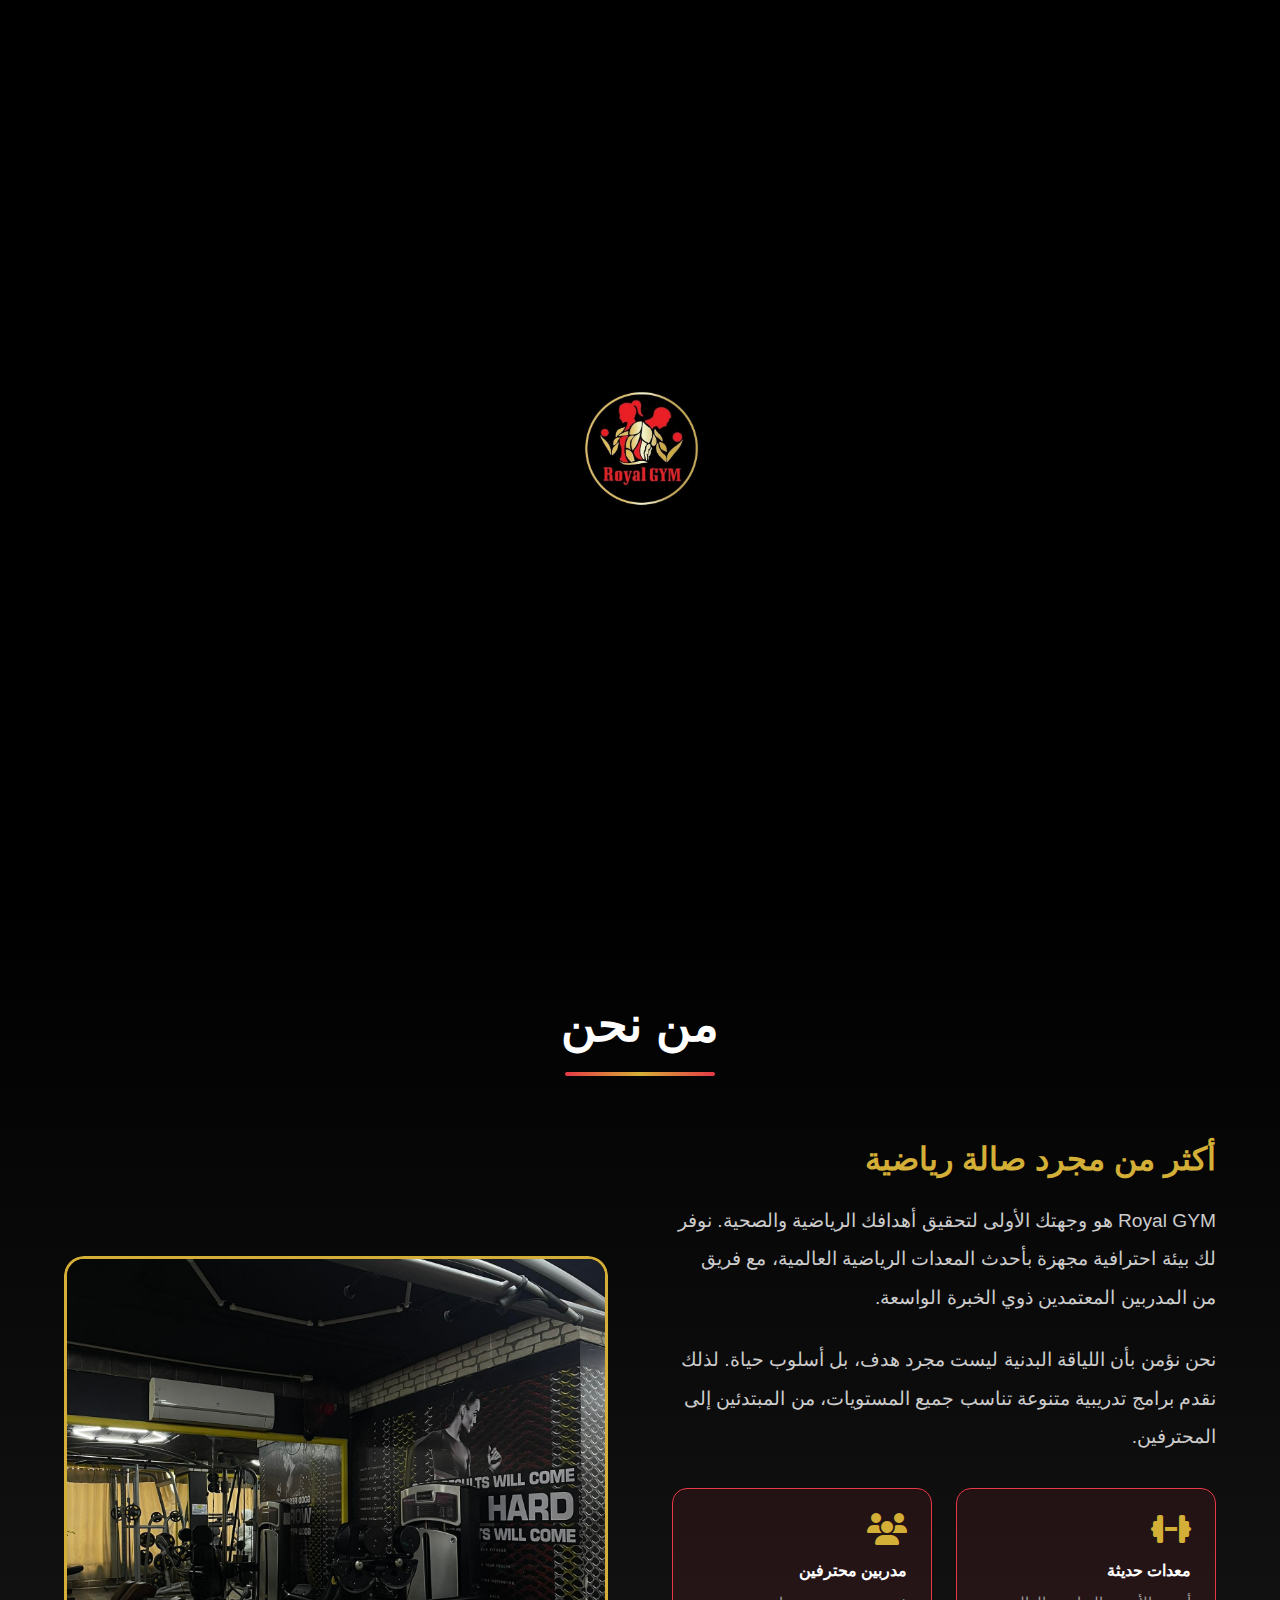
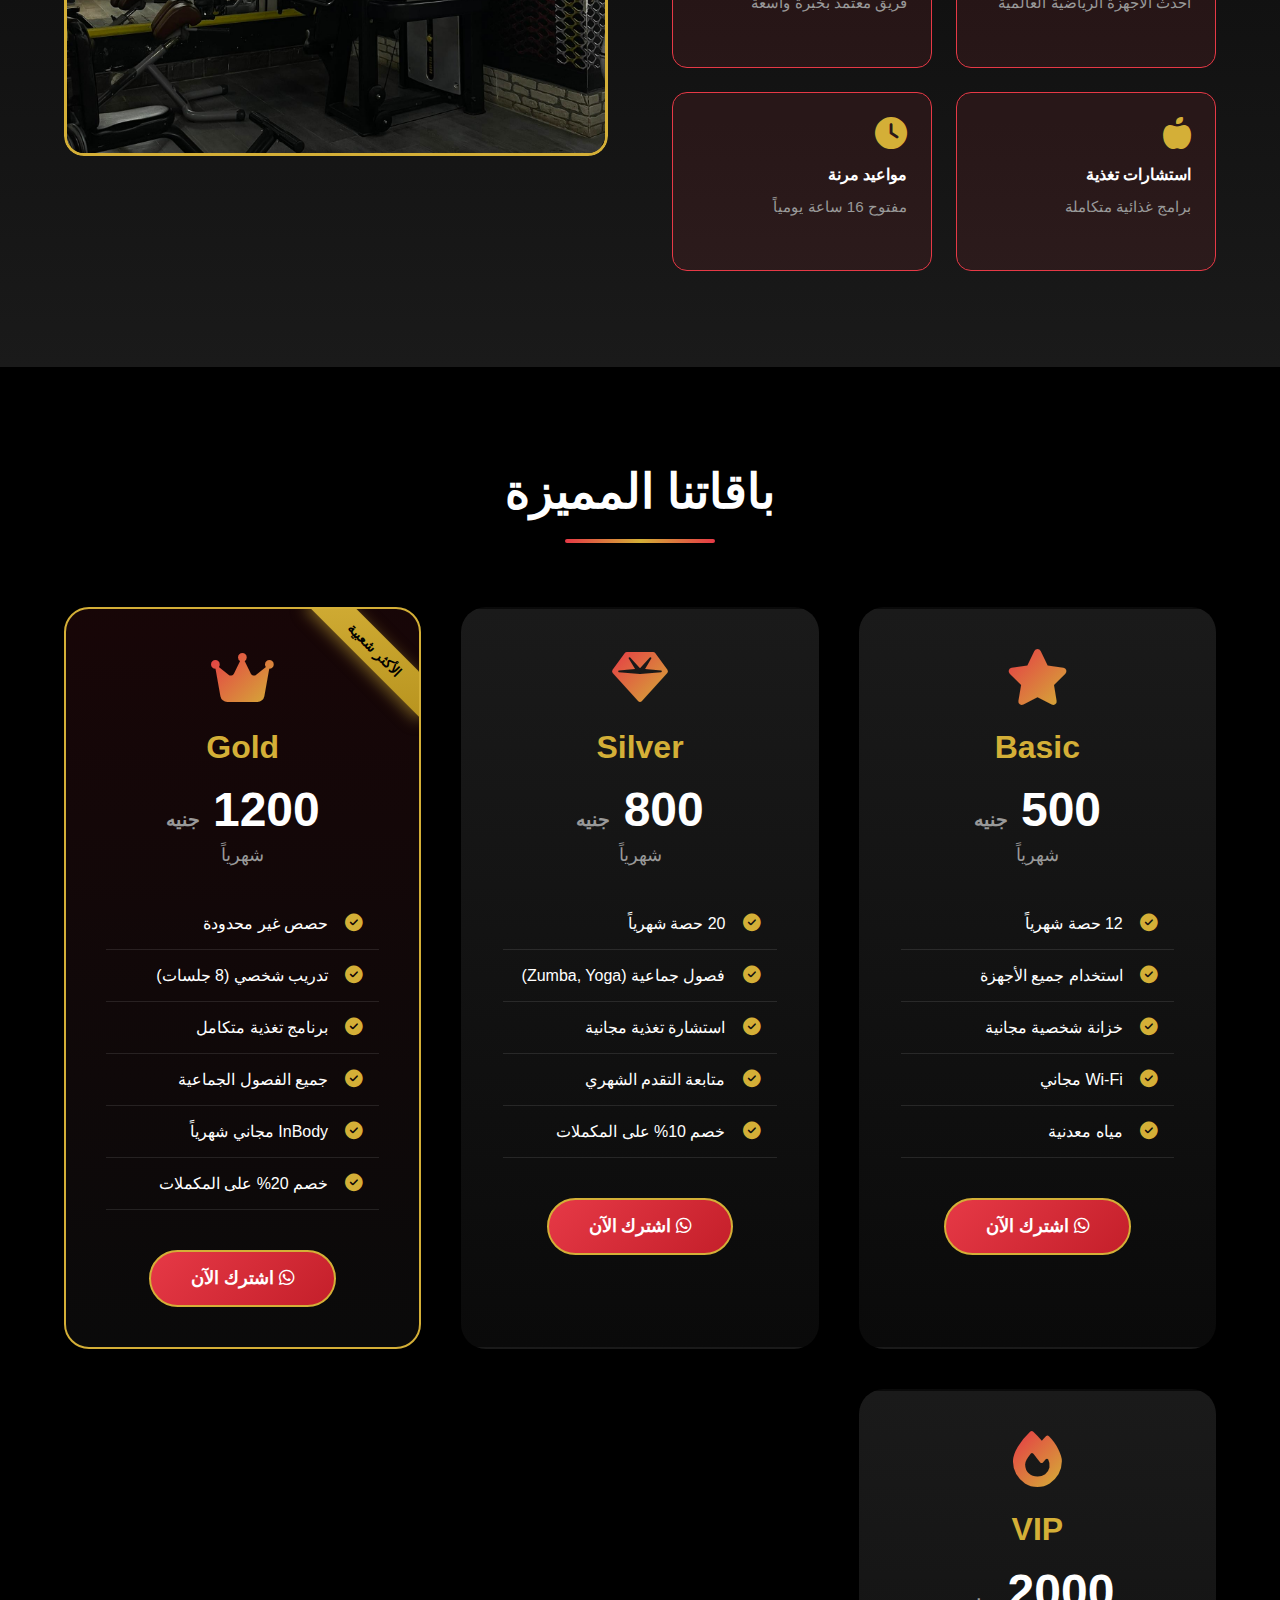
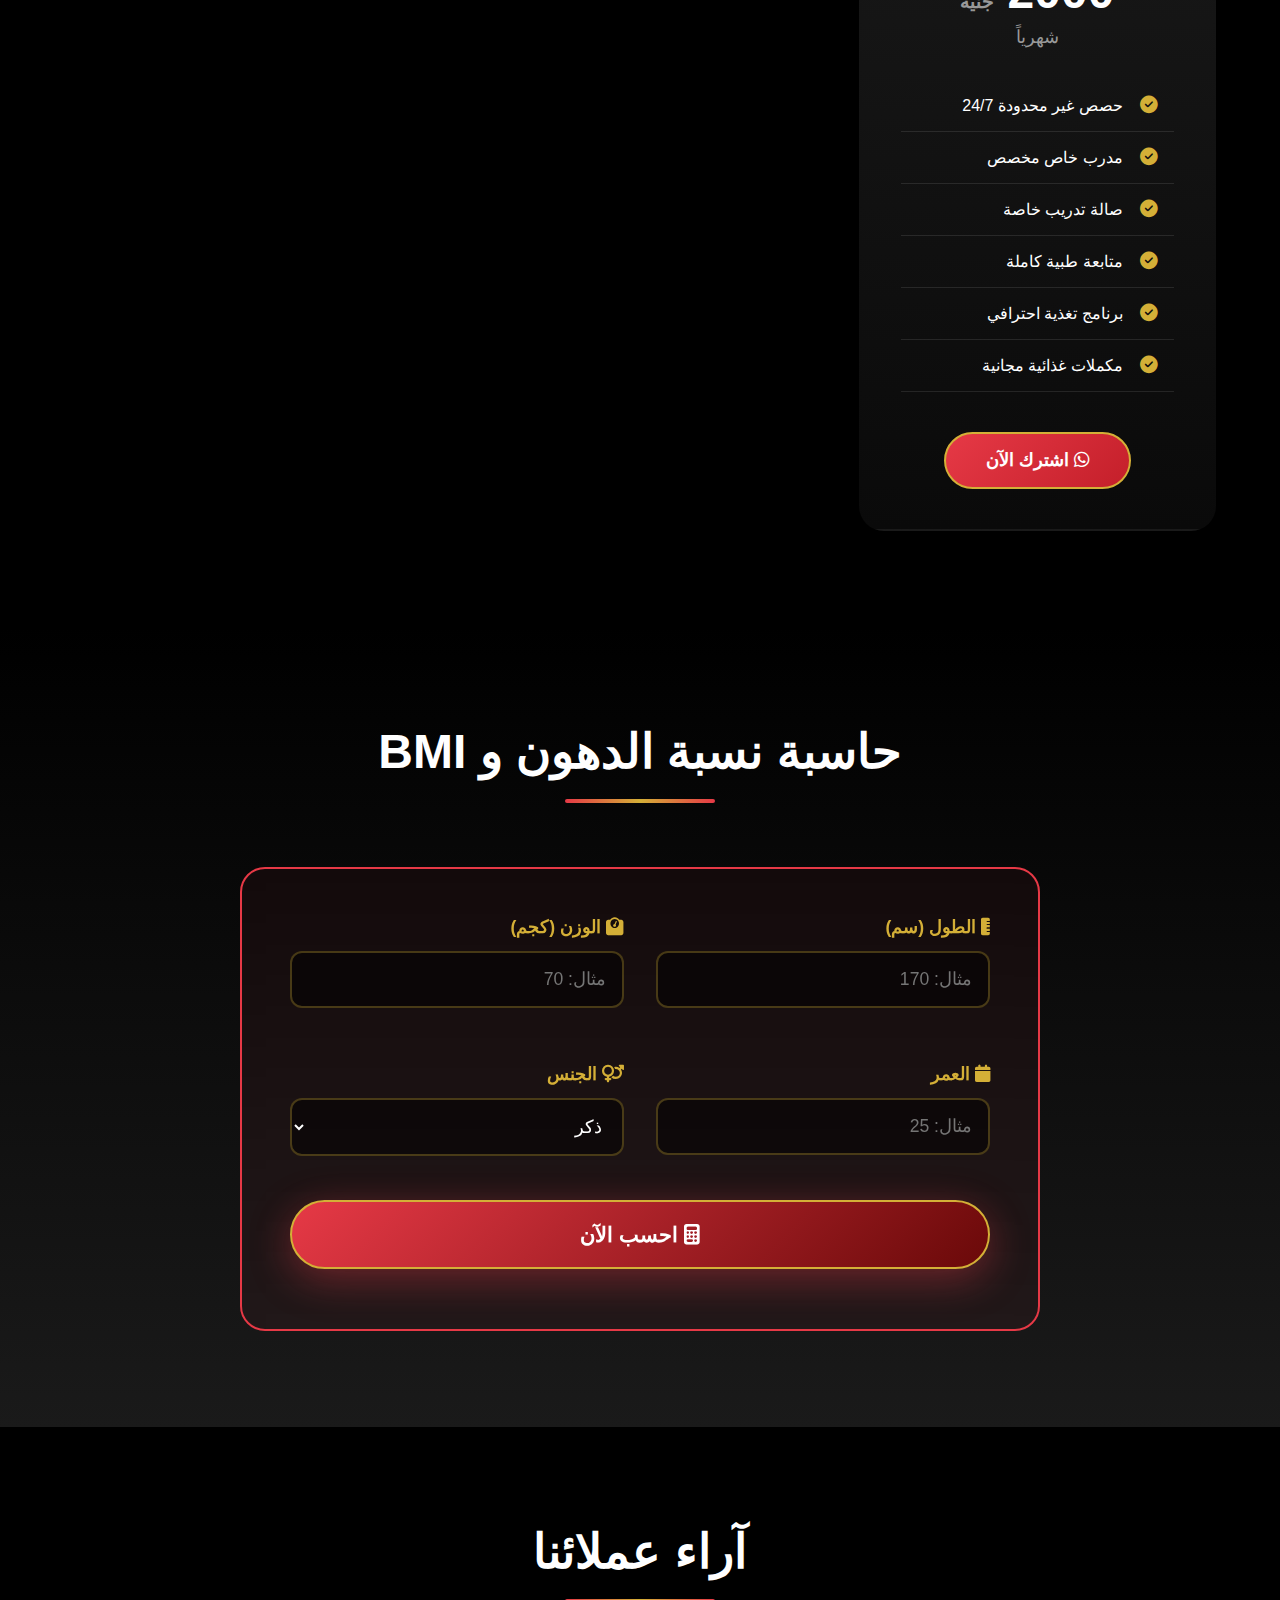
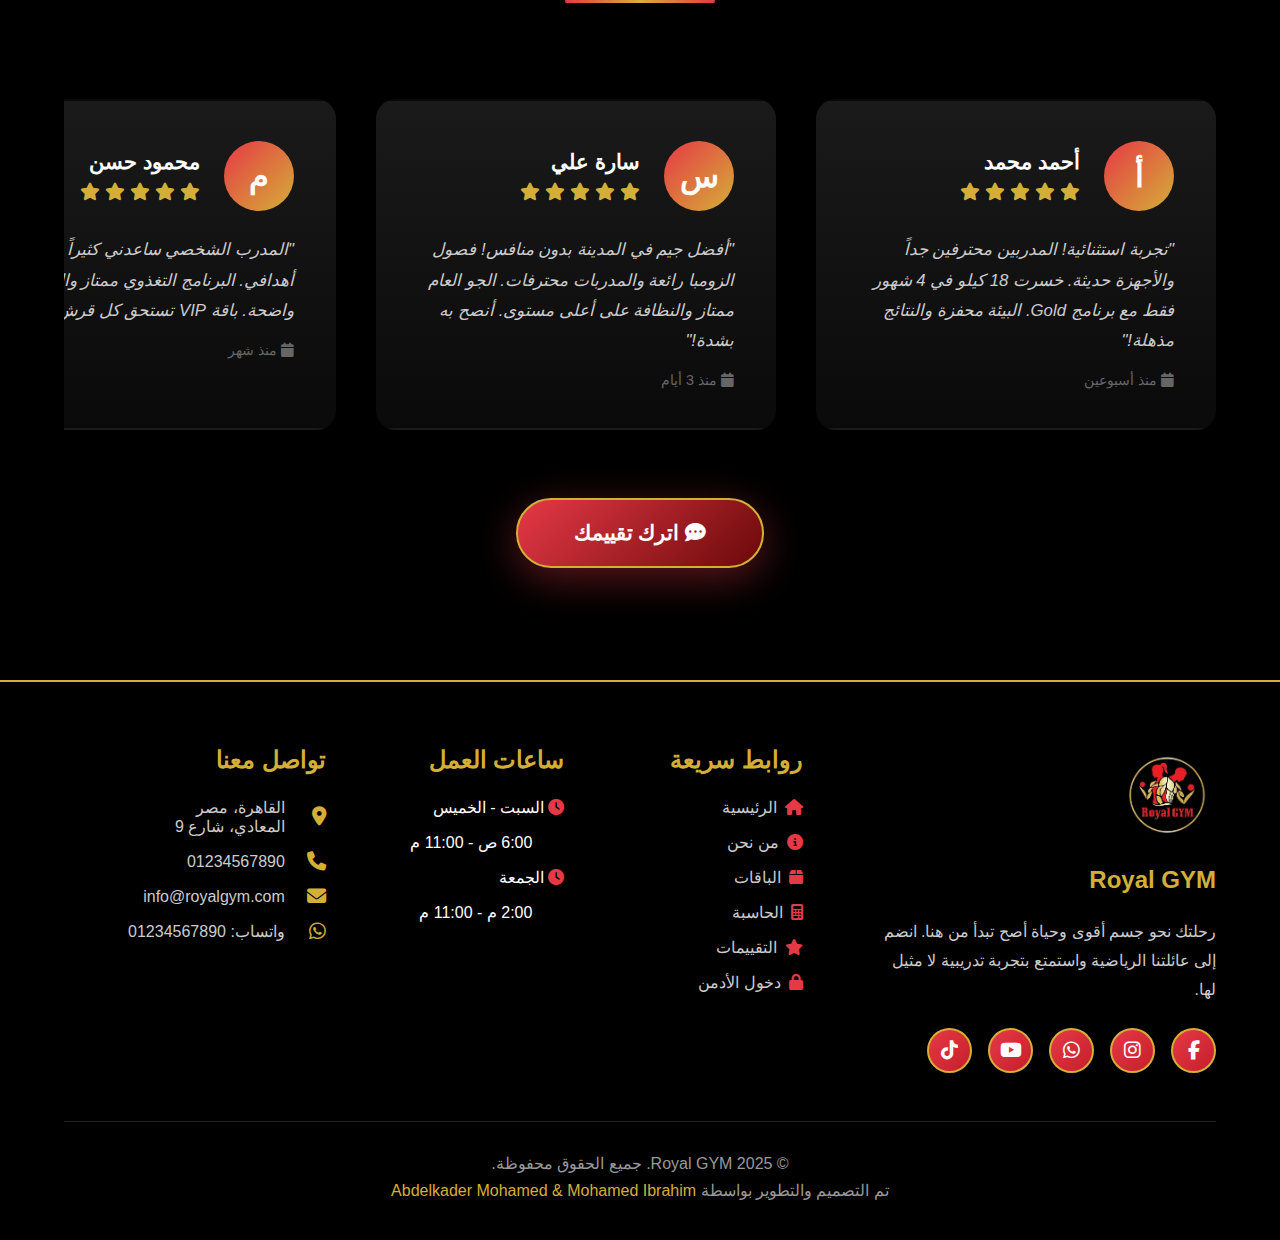
<file: index.html>
<!DOCTYPE html>
<html lang="ar" dir="rtl">
<head>
    <meta charset="UTF-8">
    <meta name="viewport" content="width=device-width, initial-scale=1.0">
    <title>Royal GYM - Get Fit, Stay Strong</title>
    <link rel="stylesheet" href="https://cdnjs.cloudflare.com/ajax/libs/font-awesome/6.4.0/css/all.min.css">
    <link rel="apple-touch-icon" sizes="180x180" href="././favicon/apple-touch-icon.png">
    <link rel="icon" type="image/png" sizes="32x32" href="././favicon/favicon-32x32.png">
    <link rel="icon" type="image/png" sizes="16x16" href="././favicon/favicon-16x16.png">
    <link rel="manifest" href="././favicon/site.webmanifest">
    <link rel="shortcut icon" href="././favicon/favicon.ico" type="image/x-icon">
    <link rel="stylesheet" href="index.css">
</head>
<body>
    <!-- Loading Screen -->
    <div class="loading" id="loading">
        <img src="./IMGS/logo.jpg" alt="Royal GYM" class="loading-logo">
    </div>

    <!-- Navbar -->
    <nav class="navbar">
        <div class="nav-container">
            <div class="logo-container">
                <img src="./IMGS/logo.jpg" alt="Royal GYM" class="logo-img">
                <div class="logo-text">Royal GYM</div>
            </div>
            <ul class="nav-links" id="navLinks">
                <li><a href="#home">الرئيسية</a></li>
                <li><a href="#about">من نحن</a></li>
                <li><a href="#packages">الباقات</a></li>
                <li><a href="#calculator">الحاسبة</a></li>
                <li><a href="#feedback">التقييمات</a></li>
                <li><a href="#contact">تواصل معنا</a></li>
            </ul>
            <div class="menu-toggle" onclick="toggleMenu()">
                <i class="fas fa-bars"></i>
            </div>
        </div>
    </nav>

    <!-- Hero Section -->
    <section class="hero" id="home">
        <div class="hero-content">
            <h1>Get Fit, Stay Strong</h1>
            <p>انضم إلى Royal GYM وابدأ رحلتك نحو جسم أقوى</p>
            <a href="https://wa.me/1234567890?text=مرحباً، أريد الاشتراك في Royal GYM" class="btn-primary">
                <i class="fab fa-whatsapp"></i> انضم الآن
            </a>
        </div>

        <div class="floating-stats">
        <div class="stat-item">
            <span class="stat-number">2000+</span>
            <span class="stat-label">عضو نشط</span>
        </div>
        <div class="stat-item">
            <span class="stat-number">15+</span>
            <span class="stat-label">مدرب محترف</span>
        </div>
        <div class="stat-item">
            <span class="stat-number">10+</span>
            <span class="stat-label">سنوات خبرة</span>
        </div>
    </div>
    </section>

    <!-- About Section -->
    <section class="about" id="about">
        <h2 class="section-title">من نحن</h2>
        <div class="about-content">
            <div class="about-text">
                <h3>أكثر من مجرد صالة رياضية</h3>
                <p>Royal GYM هو وجهتك الأولى لتحقيق أهدافك الرياضية والصحية. نوفر لك بيئة احترافية مجهزة بأحدث المعدات الرياضية العالمية، مع فريق من المدربين المعتمدين ذوي الخبرة الواسعة.</p>
                <p>نحن نؤمن بأن اللياقة البدنية ليست مجرد هدف، بل أسلوب حياة. لذلك نقدم برامج تدريبية متنوعة تناسب جميع المستويات، من المبتدئين إلى المحترفين.</p>

                <div class="features-grid">
                    <div class="feature-item">
                        <i class="fas fa-dumbbell"></i>
                        <h4>معدات حديثة</h4>
                        <p>أحدث الأجهزة الرياضية العالمية</p>
                    </div>
                    <div class="feature-item">
                        <i class="fas fa-users"></i>
                        <h4>مدربين محترفين</h4>
                        <p>فريق معتمد بخبرة واسعة</p>
                    </div>
                    <div class="feature-item">
                        <i class="fas fa-apple-alt"></i>
                        <h4>استشارات تغذية</h4>
                        <p>برامج غذائية متكاملة</p>
                    </div>
                    <div class="feature-item">
                        <i class="fas fa-clock"></i>
                        <h4>مواعيد مرنة</h4>
                        <p>مفتوح 16 ساعة يومياً</p>
                    </div>
                </div>
            </div>

            <div class="about-image">
                <img src="./IMGS/hero.jpg" alt="Royal GYM">
            </div>
        </div>
    </section>

    <!-- Packages Section -->
    <section class="packages" id="packages">
        <h2 class="section-title">باقاتنا المميزة</h2>
        <div class="packages-grid">
            <div class="package-card">
                <i class="fas fa-star package-icon"></i>
                <div class="package-name">Basic</div>
                <div class="package-price">500 <span>جنيه</span></div>
                <div class="package-duration">شهرياً</div>
                <ul class="package-features">
                    <li><i class="fas fa-check-circle"></i> 12 حصة شهرياً</li>
                    <li><i class="fas fa-check-circle"></i> استخدام جميع الأجهزة</li>
                    <li><i class="fas fa-check-circle"></i> خزانة شخصية مجانية</li>
                    <li><i class="fas fa-check-circle"></i> Wi-Fi مجاني</li>
                    <li><i class="fas fa-check-circle"></i> مياه معدنية</li>
                </ul>
                <a href="https://wa.me/01060524239?text=أريد الاشتراك في باقة Basic" class="btn-package">
                    <i class="fab fa-whatsapp"></i> اشترك الآن
                </a>
            </div>

            <div class="package-card">
                <i class="fas fa-gem package-icon"></i>
                <div class="package-name">Silver</div>
                <div class="package-price">800 <span>جنيه</span></div>
                <div class="package-duration">شهرياً</div>
                <ul class="package-features">
                    <li><i class="fas fa-check-circle"></i> 20 حصة شهرياً</li>
                    <li><i class="fas fa-check-circle"></i> فصول جماعية (Zumba, Yoga)</li>
                    <li><i class="fas fa-check-circle"></i> استشارة تغذية مجانية</li>
                    <li><i class="fas fa-check-circle"></i> متابعة التقدم الشهري</li>
                    <li><i class="fas fa-check-circle"></i> خصم 10% على المكملات</li>
                </ul>
                <a href="https://wa.me/01060524239?text=أريد الاشتراك في باقة Silver" class="btn-package">
                    <i class="fab fa-whatsapp"></i> اشترك الآن
                </a>
            </div>

            <div class="package-card featured">
                <div class="featured-badge">الأكثر شعبية</div>
                <i class="fas fa-crown package-icon"></i>
                <div class="package-name">Gold</div>
                <div class="package-price">1200 <span>جنيه</span></div>
                <div class="package-duration">شهرياً</div>
                <ul class="package-features">
                    <li><i class="fas fa-check-circle"></i> حصص غير محدودة</li>
                    <li><i class="fas fa-check-circle"></i> تدريب شخصي (8 جلسات)</li>
                    <li><i class="fas fa-check-circle"></i> برنامج تغذية متكامل</li>
                    <li><i class="fas fa-check-circle"></i> جميع الفصول الجماعية</li>
                    <li><i class="fas fa-check-circle"></i> InBody مجاني شهرياً</li>
                    <li><i class="fas fa-check-circle"></i> خصم 20% على المكملات</li>
                </ul>
                <a href="https://wa.me/01060524239?text=أريد الاشتراك في باقة Gold" class="btn-package">
                    <i class="fab fa-whatsapp"></i> اشترك الآن
                </a>
            </div>

            <div class="package-card">
                <i class="fas fa-fire package-icon"></i>
                <div class="package-name">VIP</div>
                <div class="package-price">2000 <span>جنيه</span></div>
                <div class="package-duration">شهرياً</div>
                <ul class="package-features">
                    <li><i class="fas fa-check-circle"></i> حصص غير محدودة 24/7</li>
                    <li><i class="fas fa-check-circle"></i> مدرب خاص مخصص</li>
                    <li><i class="fas fa-check-circle"></i> صالة تدريب خاصة</li>
                    <li><i class="fas fa-check-circle"></i> متابعة طبية كاملة</li>
                    <li><i class="fas fa-check-circle"></i> برنامج تغذية احترافي</li>
                    <li><i class="fas fa-check-circle"></i> مكملات غذائية مجانية</li>
                </ul>
                <a href="https://wa.me/01060524239?text=أريد الاشتراك في باقة VIP" class="btn-package">
                    <i class="fab fa-whatsapp"></i> اشترك الآن
                </a>
            </div>
        </div>
    </section>

    <!-- Calculator Section -->
    <section class="calculator" id="calculator">
        <h2 class="section-title">حاسبة نسبة الدهون و BMI</h2>
        <div class="calculator-container">
            <div class="calculator-grid">
                <div class="form-group">
                    <label><i class="fas fa-ruler-vertical"></i> الطول (سم)</label>
                    <input type="number" id="height" placeholder="مثال: 170">
                </div>
                <div class="form-group">
                    <label><i class="fas fa-weight"></i> الوزن (كجم)</label>
                    <input type="number" id="weight" placeholder="مثال: 70">
                </div>
                <div class="form-group">
                    <label><i class="fas fa-calendar"></i> العمر</label>
                    <input type="number" id="age" placeholder="مثال: 25">
                </div>
                <div class="form-group">
                    <label><i class="fas fa-venus-mars"></i> الجنس</label>
                    <select id="gender">
                        <option value="male">ذكر</option>
                        <option value="female">أنثى</option>
                    </select>
                </div>
            </div>
            <button class="btn-primary" onclick="calculateBMI()" style="width: 100%;">
                <i class="fas fa-calculator"></i> احسب الآن
            </button>

            <div class="calc-result" id="result">
                <div class="result-header">
                    <h3>نتائجك الصحية</h3>
                </div>
                <div class="result-values">
                    <div class="result-item">
                        <h4>مؤشر كتلة الجسم (BMI)</h4>
                        <p id="bmiValue">0</p>
                    </div>
                    <div class="result-item">
                        <h4>نسبة الدهون المقدرة</h4>
                        <p id="bodyFatValue">0%</p>
                    </div>
                </div>
                <div class="progress-bar">
                    <div class="progress-fill" id="progressBar">0%</div>
                </div>
                <div class="advice-box">
                    <h4 style="color: var(--gold); margin-bottom: 1rem;">
                        <i class="fas fa-lightbulb"></i> التصنيف: <span id="category"></span>
                    </h4>
                    <p id="advice"></p>
                </div>
            </div>
        </div>
    </section>

    <!-- Feedback Section -->
    <section class="feedback" id="feedback">
        <h2 class="section-title">آراء عملائنا</h2>
        <div class="feedback-carousel">
            <div class="feedback-card">
                <div class="feedback-header">
                    <div class="feedback-avatar">أ</div>
                    <div class="feedback-info">
                        <h4>أحمد محمد</h4>
                        <div class="feedback-stars">
                            <i class="fas fa-star"></i>
                            <i class="fas fa-star"></i>
                            <i class="fas fa-star"></i>
                            <i class="fas fa-star"></i>
                            <i class="fas fa-star"></i>
                        </div>
                    </div>
                </div>
                <p class="feedback-text">"تجربة استثنائية! المدربين محترفين جداً والأجهزة حديثة. خسرت 18 كيلو في 4 شهور فقط مع برنامج Gold. البيئة محفزة والنتائج مذهلة!"</p>
                <p class="feedback-date"><i class="fas fa-calendar"></i> منذ أسبوعين</p>
            </div>

            <div class="feedback-card">
                <div class="feedback-header">
                    <div class="feedback-avatar">س</div>
                    <div class="feedback-info">
                        <h4>سارة علي</h4>
                        <div class="feedback-stars">
                            <i class="fas fa-star"></i>
                            <i class="fas fa-star"></i>
                            <i class="fas fa-star"></i>
                            <i class="fas fa-star"></i>
                            <i class="fas fa-star"></i>
                        </div>
                    </div>
                </div>
                <p class="feedback-text">"أفضل جيم في المدينة بدون منافس! فصول الزومبا رائعة والمدربات محترفات. الجو العام ممتاز والنظافة على أعلى مستوى. أنصح به بشدة!"</p>
                <p class="feedback-date"><i class="fas fa-calendar"></i> منذ 3 أيام</p>
            </div>

            <div class="feedback-card">
                <div class="feedback-header">
                    <div class="feedback-avatar">م</div>
                    <div class="feedback-info">
                        <h4>محمود حسن</h4>
                        <div class="feedback-stars">
                            <i class="fas fa-star"></i>
                            <i class="fas fa-star"></i>
                            <i class="fas fa-star"></i>
                            <i class="fas fa-star"></i>
                            <i class="fas fa-star"></i>
                        </div>
                    </div>
                </div>
                <p class="feedback-text">"المدرب الشخصي ساعدني كثيراً في تحقيق أهدافي. البرنامج التغذوي ممتاز والنتائج واضحة. باقة VIP تستحق كل قرش!"</p>
                <p class="feedback-date"><i class="fas fa-calendar"></i> منذ شهر</p>
            </div>

            <div class="feedback-card">
                <div class="feedback-header">
                    <div class="feedback-avatar">ف</div>
                    <div class="feedback-info">
                        <h4>فاطمة أحمد</h4>
                        <div class="feedback-stars">
                            <i class="fas fa-star"></i>
                            <i class="fas fa-star"></i>
                            <i class="fas fa-star"></i>
                            <i class="fas fa-star"></i>
                            <i class="fas fa-star"></i>
                        </div>
                    </div>
                </div>
                <p class="feedback-text">"بيئة نسائية آمنة ومريحة. المدربات متفهمات واحترافيات. حققت هدفي في خسارة الوزن بفضل البرنامج المتكامل. شكراً Royal GYM!"</p>
                <p class="feedback-date"><i class="fas fa-calendar"></i> منذ أسبوع</p>
            </div>
        </div>
        <div style="text-align: center; margin-top: 3rem;">
            <a href="feedback.html" class="btn-primary">
                <i class="fas fa-comment-dots"></i> اترك تقييمك
            </a>
        </div>
    </section>

    <!-- Footer -->
    <footer class="footer" id="contact">
        <div class="footer-content">
            <div class="footer-section">
                <img src="./IMGS/logo.jpg" alt="Royal GYM" class="footer-logo">
                <h3>Royal GYM</h3>
                <p class="footer-about">رحلتك نحو جسم أقوى وحياة أصح تبدأ من هنا. انضم إلى عائلتنا الرياضية واستمتع بتجربة تدريبية لا مثيل لها.</p>
                <div class="social-icons">
                    <a href="#" aria-label="Facebook"><i class="fab fa-facebook-f"></i></a>
                    <a href="#" aria-label="Instagram"><i class="fab fa-instagram"></i></a>
                    <a href="#" aria-label="WhatsApp"><i class="fab fa-whatsapp"></i></a>
                    <a href="#" aria-label="YouTube"><i class="fab fa-youtube"></i></a>
                    <a href="#" aria-label="TikTok"><i class="fab fa-tiktok"></i></a>
                </div>
            </div>

            <div class="footer-section">
                <h3>روابط سريعة</h3>
                <ul class="footer-links">
                    <li><a href="#home"><i class="fas fa-home"></i> الرئيسية</a></li>
                    <li><a href="#about"><i class="fas fa-info-circle"></i> من نحن</a></li>
                    <li><a href="#packages"><i class="fas fa-box"></i> الباقات</a></li>
                    <li><a href="#calculator"><i class="fas fa-calculator"></i> الحاسبة</a></li>
                    <li><a href="feedback.html"><i class="fas fa-star"></i> التقييمات</a></li>
                    <li><a href="./admin/HTML/login.html"><i class="fas fa-lock"></i> دخول الأدمن</a></li>
                </ul>
            </div>

            <div class="footer-section">
                <h3>ساعات العمل</h3>
                <ul class="footer-links">
                    <li><i class="fas fa-clock"></i> السبت - الخميس</li>
                    <li style="padding-right: 2rem;">6:00 ص - 11:00 م</li>
                    <li><i class="fas fa-clock"></i> الجمعة</li>
                    <li style="padding-right: 2rem;">2:00 م - 11:00 م</li>
                </ul>
            </div>

            <div class="footer-section">
                <h3>تواصل معنا</h3>
                <div class="contact-item">
                    <i class="fas fa-map-marker-alt"></i>
                    <span>القاهرة، مصر<br>المعادي، شارع 9</span>
                </div>
                <div class="contact-item">
                    <i class="fas fa-phone"></i>
                    <span>01234567890</span>
                </div>
                <div class="contact-item">
                    <i class="fas fa-envelope"></i>
                    <span>info@royalgym.com</span>
                </div>
                <div class="contact-item">
                    <i class="fab fa-whatsapp"></i>
                    <span>واتساب: 01234567890</span>
                </div>
            </div>
        </div>

        <div class="footer-bottom">
            <p>&copy; 2025 Royal GYM. جميع الحقوق محفوظة.</p>
            <p>تم التصميم والتطوير بواسطة <a href="https://hydratech-tawny.vercel.app/">Abdelkader Mohamed & Mohamed Ibrahim</a></p>
        </div>
    </footer>

    <!-- Scroll to Top -->
    <div class="scroll-top" id="scrollTop" onclick="scrollToTop()">
        <i class="fas fa-arrow-up"></i>
    </div>

    <script src="index.js"></script>
</body>
</html>
</file>
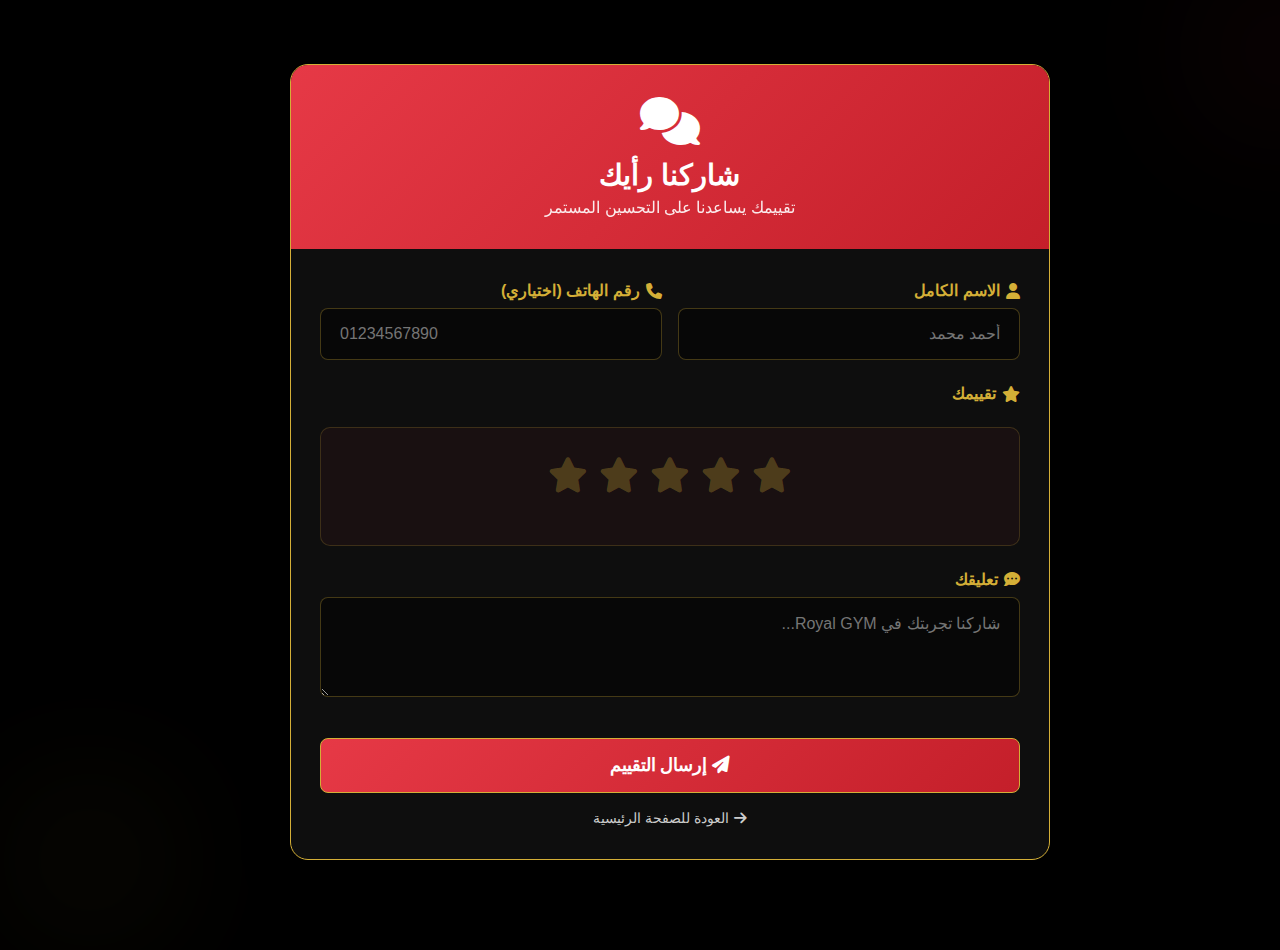
<file: feedback.html>
<!DOCTYPE html>
<html lang="ar" dir="rtl">
<head>
  <meta charset="UTF-8">
  <meta name="viewport" content="width=device-width, initial-scale=1.0">
  <title>Royal GYM - اترك تقييمك</title>
  <link rel="stylesheet" href="https://cdnjs.cloudflare.com/ajax/libs/font-awesome/6.4.0/css/all.min.css">
      <link rel="apple-touch-icon" sizes="180x180" href="./favicon/apple-touch-icon.png">
    <link rel="icon" type="image/png" sizes="32x32" href="./favicon/favicon-32x32.png">
    <link rel="icon" type="image/png" sizes="16x16" href="./favicon/favicon-16x16.png">
    <link rel="manifest" href="./favicon/site.webmanifest">
    <link rel="shortcut icon" href="./favicon/favicon.ico" type="image/x-icon">
  <link rel="stylesheet" href="feedback.css">
</head>
<body>
  <div class="container">
    <div class="feedback-card">
      <div class="feedback-header">
        <i class="fas fa-comments"></i>
        <h1>شاركنا رأيك</h1>
        <p>تقييمك يساعدنا على التحسين المستمر</p>
      </div>

      <form class="feedback-form" id="feedbackForm">
<div class="form-row">
  <div class="form-group">
    <label><i class="fas fa-user"></i> الاسم الكامل</label>
    <input type="text" id="name" placeholder="أحمد محمد" required>
  </div>

  <div class="form-group">
    <label><i class="fas fa-phone"></i> رقم الهاتف (اختياري)</label>
    <input type="tel" id="phone" placeholder="01234567890">
  </div>
</div>


        <div class="form-group">
          <label><i class="fas fa-star"></i> تقييمك</label>
          <div class="rating-container">
            <div class="rating-stars" id="ratingStars">
              <i class="fas fa-star" data-rating="1"></i>
              <i class="fas fa-star" data-rating="2"></i>
              <i class="fas fa-star" data-rating="3"></i>
              <i class="fas fa-star" data-rating="4"></i>
              <i class="fas fa-star" data-rating="5"></i>
            </div>
            <div class="rating-text" id="ratingText"></div>
          </div>
          <input type="hidden" id="rating" required>
        </div>

        <div class="form-group">
          <label><i class="fas fa-comment-dots"></i> تعليقك</label>
          <textarea id="comment" placeholder="شاركنا تجربتك في Royal GYM..." required></textarea>
        </div>

        <button type="submit" class="btn-submit"><i class="fas fa-paper-plane"></i> إرسال التقييم</button>

        <div class="back-link">
          <a href="index.html"><i class="fas fa-arrow-right"></i> العودة للصفحة الرئيسية</a>
        </div>
      </form>
    </div>
  </div>

  <div class="success-modal" id="successModal">
    <div class="success-content">
      <i class="fas fa-check-circle"></i>
      <h2>شكراً لك! 🎉</h2>
      <p>تم إرسال تقييمك بنجاح. نحن نقدر وقتك وسنعمل دائماً على تحسين خدماتنا.</p>
      <button class="btn-close" onclick="closeModal()"><i class="fas fa-home"></i> العودة للرئيسية</button>
    </div>
  </div>

  <script src="feedback.js"></script>
</body>
</html>
</file>
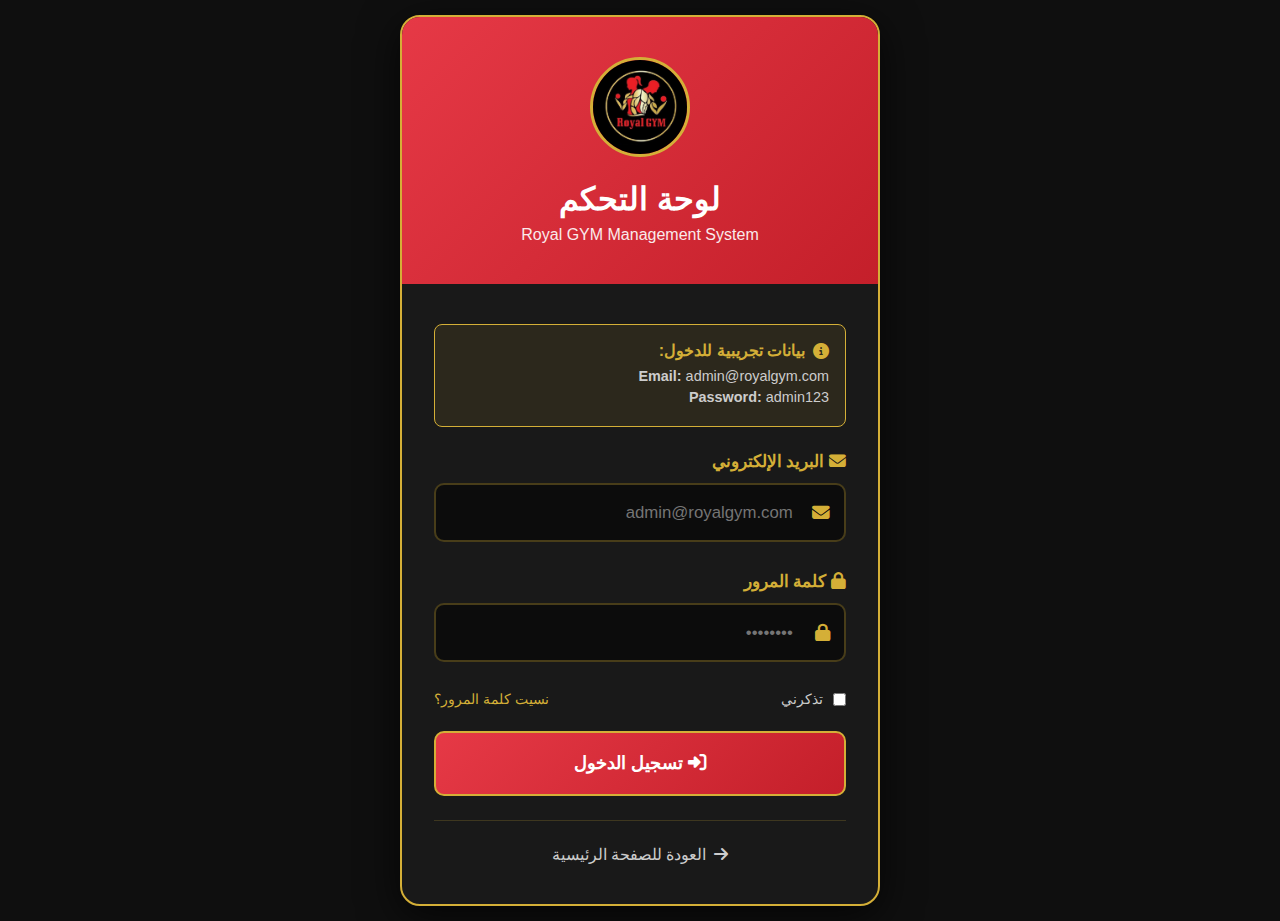
<file: admin/HTML/login.html>
<!DOCTYPE html>
<html lang="ar" dir="rtl">
<head>
    <meta charset="UTF-8">
    <meta name="viewport" content="width=device-width, initial-scale=1.0">
    <title>Royal GYM - Admin Login</title>
    <link rel="stylesheet" href="https://cdnjs.cloudflare.com/ajax/libs/font-awesome/6.4.0/css/all.min.css">
        <link rel="apple-touch-icon" sizes="180x180" href="../../favicon/apple-touch-icon.png">
<link rel="icon" type="image/png" sizes="32x32" href="../../favicon/favicon-32x32.png">
<link rel="icon" type="image/png" sizes="16x16" href="../../favicon/favicon-16x16.png">
<link rel="manifest" href="../../favicon/site.webmanifest">
<link rel="shortcut icon" href="../../favicon/favicon.ico" type="image/x-icon">
    <link rel="stylesheet" href="../CSS/login.css">
</head>
<body>
    <div class="login-container">
        <div class="login-header">
            <img src="../../IMGS/logo.jpg" alt="Royal GYM" class="login-logo">
            <h1>لوحة التحكم</h1>
            <p>Royal GYM Management System</p>
        </div>

        <form class="login-form" id="loginForm">
            <div class="demo-credentials">
                <h4><i class="fas fa-info-circle"></i> بيانات تجريبية للدخول:</h4>
                <p><strong>Email:</strong> admin@royalgym.com</p>
                <p><strong>Password:</strong> admin123</p>
            </div>

            <div class="error-message" id="errorMessage">
                <i class="fas fa-exclamation-circle"></i> بيانات الدخول غير صحيحة
            </div>

            <div class="success-message" id="successMessage">
                <i class="fas fa-check-circle"></i> تم تسجيل الدخول بنجاح! جاري التحويل...
            </div>

            <div class="form-group">
                <label for="email">
                    <i class="fas fa-envelope"></i> البريد الإلكتروني
                </label>
                <div class="input-group">
                    <i class="fas fa-envelope"></i>
                    <input type="email" id="email" placeholder="admin@royalgym.com" required>
                </div>
            </div>

            <div class="form-group">
                <label for="password">
                    <i class="fas fa-lock"></i> كلمة المرور
                </label>
                <div class="input-group">
                    <i class="fas fa-lock"></i>
                    <input type="password" id="password" placeholder="••••••••" required>
                </div>
            </div>

            <div class="remember-forgot">
                <label class="remember-me">
                    <input type="checkbox" id="remember">
                    <span>تذكرني</span>
                </label>
                <a href="#" class="forgot-password">نسيت كلمة المرور؟</a>
            </div>

            <button type="submit" class="btn-login">
                <i class="fas fa-sign-in-alt"></i> تسجيل الدخول
            </button>

            <div class="back-home">
                <a href="../../index.html">
                    <i class="fas fa-arrow-right"></i> العودة للصفحة الرئيسية
                </a>
            </div>
        </form>
    </div>

    <script src="../JS/login.js"></script>
</body>
</html>
</file>
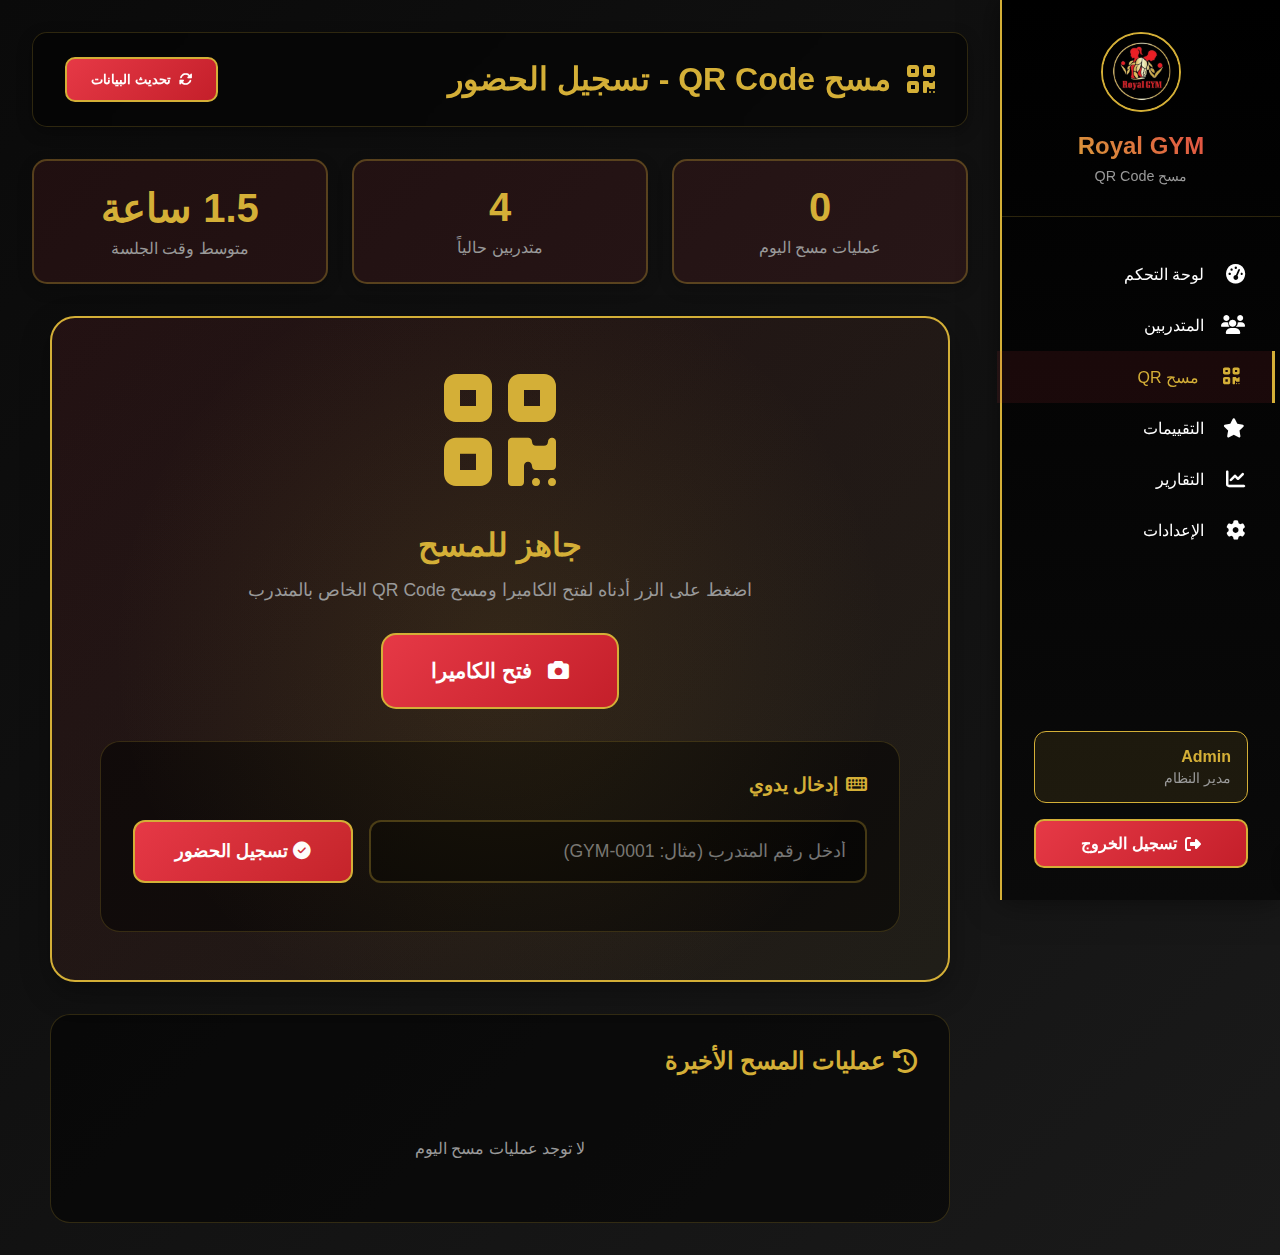
<file: admin/HTML/qrScanner.html>
<!DOCTYPE html>
<html lang="ar" dir="rtl">
<head>
    <meta charset="UTF-8">
    <meta name="viewport" content="width=device-width, initial-scale=1.0">
    <title>Royal GYM - مسح QR Code</title>
    <link rel="stylesheet" href="https://cdnjs.cloudflare.com/ajax/libs/font-awesome/6.4.0/css/all.min.css">
    <link rel="apple-touch-icon" sizes="180x180" href="../../favicon/apple-touch-icon.png">
    <link rel="icon" type="image/png" sizes="32x32" href="../../favicon/favicon-32x32.png">
    <link rel="icon" type="image/png" sizes="16x16" href="../../favicon/favicon-16x16.png">
    <link rel="manifest" href="../../favicon/site.webmanifest">
    <link rel="shortcut icon" href="../../favicon/favicon.ico" type="image/x-icon">
    <link rel="stylesheet" href="../CSS/qrScanner.css">
</head>
<body>
    <!-- Menu Toggle Button -->
    <button class="menu-toggle" id="menuToggle">
        <i class="fas fa-bars"></i>
    </button>

    <!-- Sidebar -->
    <div class="sidebar" id="sidebar">
        <div class="sidebar-header">
            <img src="../../IMGS/logo.jpg" alt="Royal GYM" class="sidebar-logo">
            <h2 class="sidebar-title">Royal GYM</h2>
            <p style="color: #999; font-size: 0.9rem;">مسح QR Code</p>
        </div>

        <nav class="sidebar-nav">
            <a href="../HTML/dashboard.html" class="nav-item">
                <i class="fas fa-tachometer-alt"></i>
                <span>لوحة التحكم</span>
            </a>
            <a href="../HTML/memberManage.html" class="nav-item">
                <i class="fas fa-users"></i>
                <span>المتدربين</span>
            </a>
            <a href="../HTML/qrScanner.html" class="nav-item active">
                <i class="fas fa-qrcode"></i>
                <span>مسح QR</span>
            </a>
            <a href="../HTML/reviews.html" class="nav-item">
                <i class="fas fa-star"></i>
                <span>التقييمات</span>
            </a>
            <a href="../HTML/documentation.html" class="nav-item">
                <i class="fas fa-chart-line"></i>
                <span>التقارير</span>
            </a>
            <a href="../HTML/login.html" class="nav-item">
                <i class="fas fa-cog"></i>
                <span>الإعدادات</span>
            </a>
        </nav>

        <div class="sidebar-footer">
            <div class="user-info">
                <div class="user-name">Admin</div>
                <div class="user-role">مدير النظام</div>
            </div>
            <a href="../../index.html" class="btn btn-logout" style="width: 100%; justify-content: center;">
                <i class="fas fa-sign-out-alt"></i>
                <span>تسجيل الخروج</span>
            </a>
        </div>
    </div>

    <!-- Main Content -->
    <div class="main-content">
        <div class="top-bar">
            <h1 class="page-title">
                <i class="fas fa-qrcode"></i> مسح QR Code - تسجيل الحضور
            </h1>
            <div class="top-actions">
                <button class="btn" onclick="refreshData()">
                    <i class="fas fa-sync-alt"></i>
                    تحديث البيانات
                </button>
            </div>
        </div>

        <!-- Stats Row -->
        <div class="stats-row">
            <div class="stat-box">
                <div class="stat-value" id="todayScans">0</div>
                <div class="stat-label">عمليات مسح اليوم</div>
            </div>
            <div class="stat-box">
                <div class="stat-value" id="activeNow">0</div>
                <div class="stat-label">متدربين حالياً</div>
            </div>
            <div class="stat-box">
                <div class="stat-value" id="avgTime">--</div>
                <div class="stat-label">متوسط وقت الجلسة</div>
            </div>
        </div>

        <div class="scanner-container">
            <!-- QR Scanner -->
            <div class="scanner-card">
                <i class="fas fa-qrcode qr-icon"></i>
                <h2 class="scanner-title">جاهز للمسح</h2>
                <p class="scanner-desc">اضغط على الزر أدناه لفتح الكاميرا ومسح QR Code الخاص بالمتدرب</p>
                <button class="btn-scan" onclick="openCamera()">
                    <i class="fas fa-camera"></i> فتح الكاميرا
                </button>

                <!-- Manual Entry -->
                <div class="manual-entry">
                    <h3><i class="fas fa-keyboard"></i> إدخال يدوي</h3>
                    <div class="input-group">
                        <input type="text" id="memberId" placeholder="أدخل رقم المتدرب (مثال: GYM-0001)">
                        <button class="btn-check" onclick="checkInMember()">
                            <i class="fas fa-check-circle"></i> تسجيل الحضور
                        </button>
                    </div>
                </div>
            </div>

            <!-- Recent Scans -->
            <div class="recent-scans">
                <h3><i class="fas fa-history"></i> عمليات المسح الأخيرة</h3>
                <div id="recentScansList">
                    <!-- Will be populated by JavaScript -->
                </div>
            </div>
        </div>
    </div>

    <!-- Alert Popup -->
    <div class="alert-overlay" id="alertOverlay">
        <div class="alert-box">
            <div class="alert-icon" id="alertIcon"></div>
            <h2 class="alert-title" id="alertTitle"></h2>
            <div class="alert-message" id="alertMessage"></div>
            <div class="alert-member-info" id="alertMemberInfo" style="display: none;"></div>
            <div class="alert-buttons" id="alertButtons">
                <button class="alert-btn primary" onclick="closeAlert()">حسناً</button>
            </div>
        </div>
    </div>

    <!-- Toast Notification -->
    <div class="toast" id="toast"></div>

    <script src="../JS/qrScanner.js"></script>
</body>
</html>
</file>
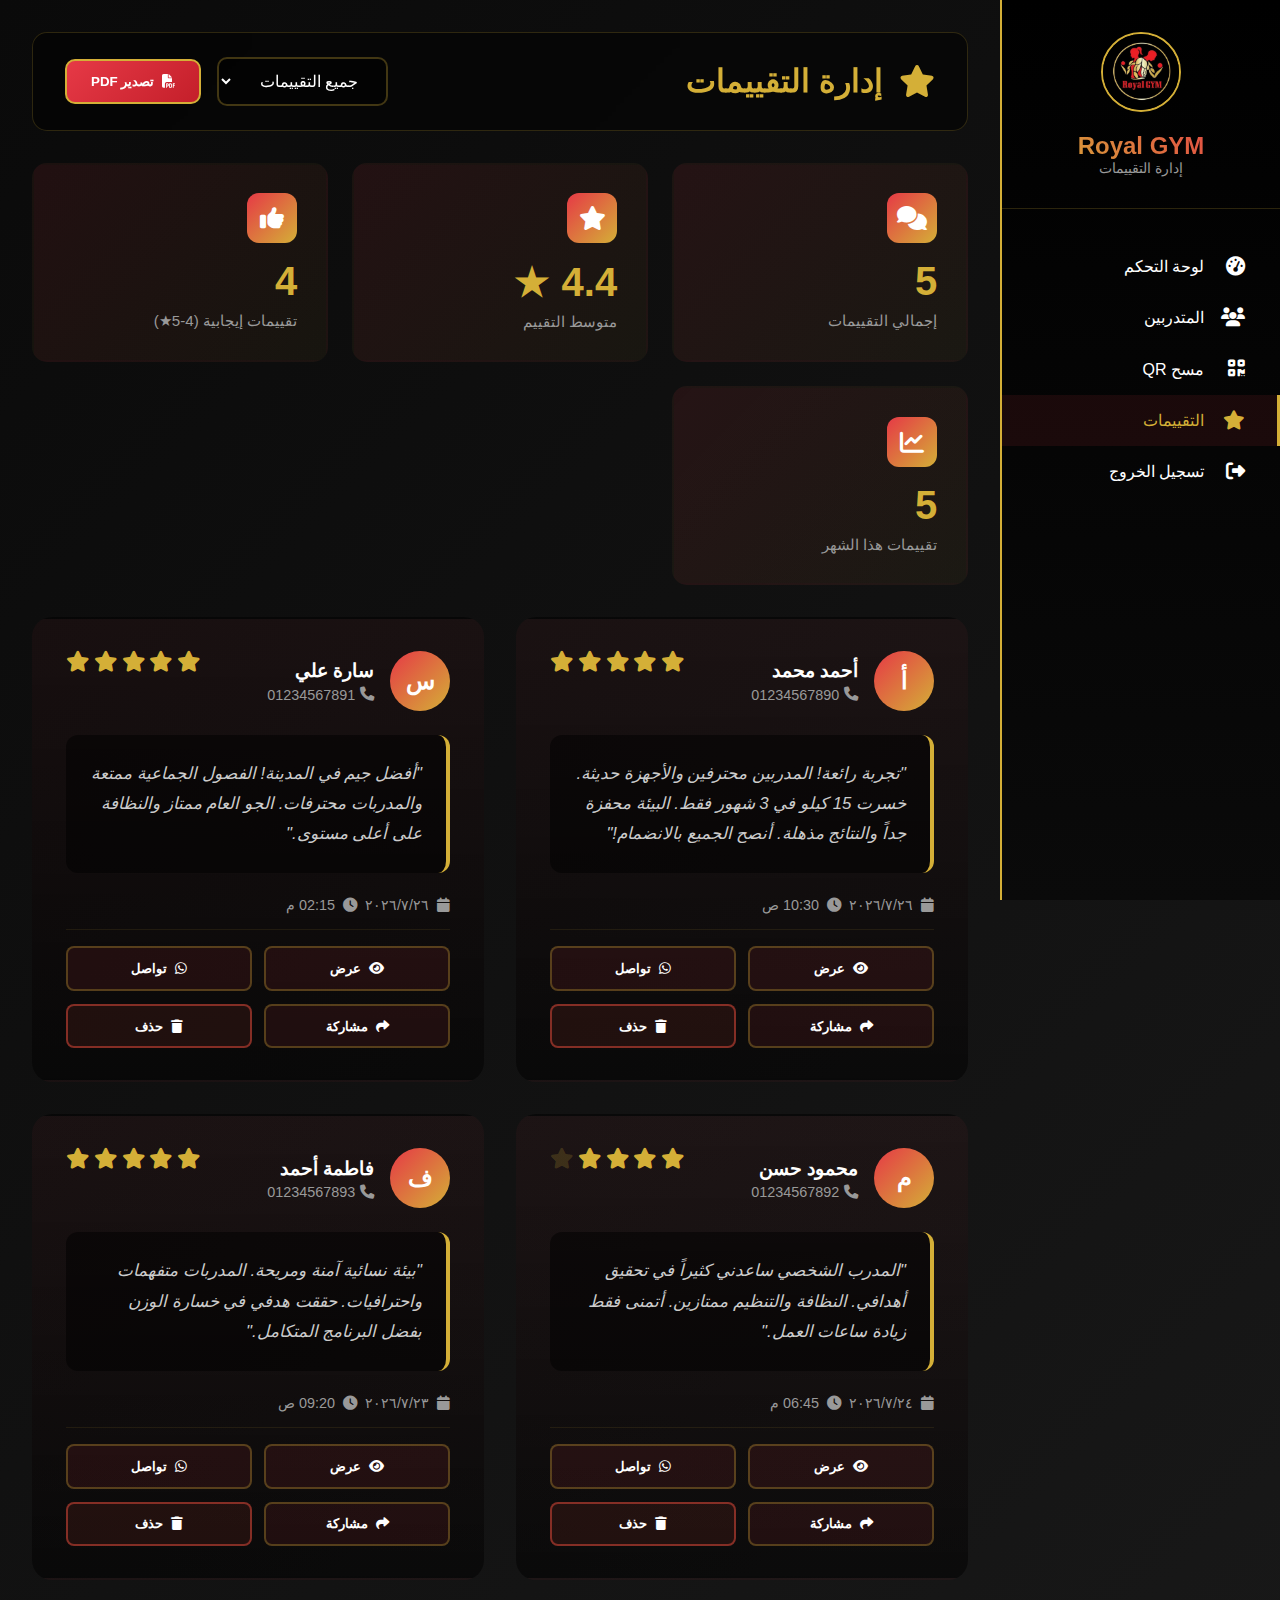
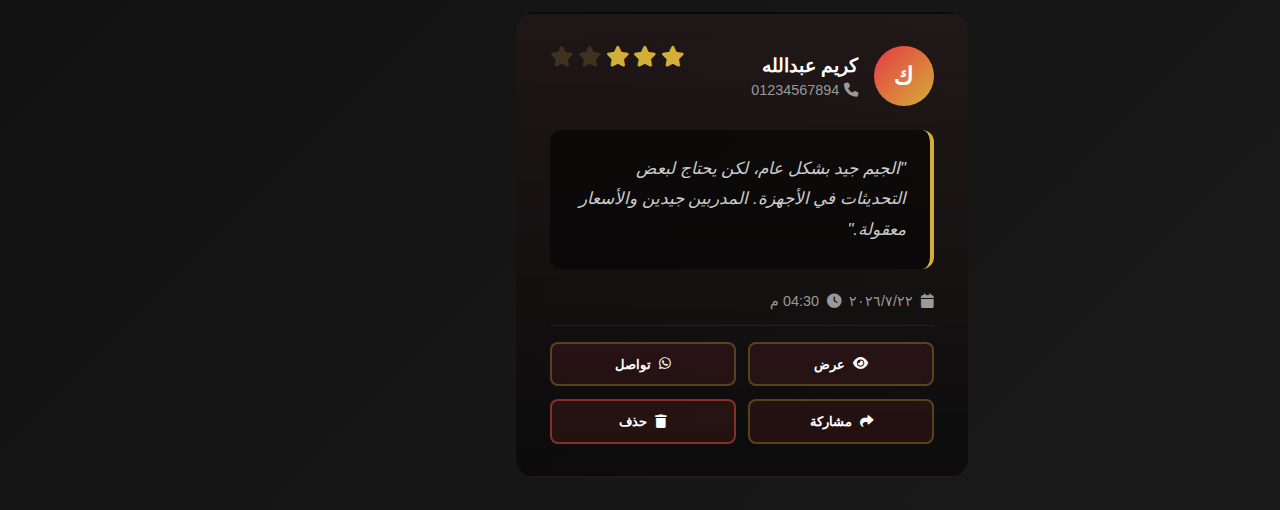
<file: admin/HTML/reviews.html>
<!DOCTYPE html>
<html lang="ar" dir="rtl">
<head>
    <meta charset="UTF-8">
    <meta name="viewport" content="width=device-width, initial-scale=1.0">
    <title>Royal GYM - إدارة التقييمات</title>
    <link rel="stylesheet" href="https://cdnjs.cloudflare.com/ajax/libs/font-awesome/6.4.0/css/all.min.css">
    <link rel="stylesheet" href="../CSS/reviews.css">
</head>
<body>

    <!-- Sidebar -->
    <div class="sidebar">
        <div class="sidebar-header">
            <img src="../../IMGS/logo.jpg" alt="Royal GYM" class="sidebar-logo">
            <h2 class="sidebar-title">Royal GYM</h2>
            <p style="color: #999; font-size: 0.9rem;">إدارة التقييمات</p>
        </div>

        <nav style="padding: 2rem 0;">
            <a href="../HTML/dashboard.html" class="nav-item">
                <i class="fas fa-tachometer-alt"></i>
                <span>لوحة التحكم</span>
            </a>
            <a href="../HTML/memberManage.html" class="nav-item">
                <i class="fas fa-users"></i>
                <span>المتدربين</span>
            </a>
            <a href="../HTML/qrScanner.html" class="nav-item">
                <i class="fas fa-qrcode"></i>
                <span>مسح QR</span>
            </a>
            <a href="../HTML/reviews.html" class="nav-item active">
                <i class="fas fa-star"></i>
                <span>التقييمات</span>
            </a>
            <a href="../../index.html" class="nav-item">
                <i class="fas fa-sign-out-alt"></i>
                <span>تسجيل الخروج</span>
            </a>
        </nav>
    </div>

    <!-- Main Content -->
    <div class="main-content">
        <div class="top-bar">
            <h1 class="page-title">
                <i class="fas fa-star"></i> إدارة التقييمات
            </h1>
            <div class="filter-group">
                <select id="ratingFilter" onchange="applyFilters()">
                    <option value="">جميع التقييمات</option>
                    <option value="5">5 نجوم</option>
                    <option value="4">4 نجوم</option>
                    <option value="3">3 نجوم</option>
                    <option value="2">2 نجوم</option>
                    <option value="1">1 نجمة</option>
                </select>
                <button class="btn-export" onclick="exportFeedbacks()">
                    <i class="fas fa-file-pdf"></i> تصدير PDF
                </button>
            </div>
        </div>

        <!-- Stats Grid -->
        <div class="stats-grid">
            <div class="stat-card">
                <div class="stat-header">
                    <div class="stat-icon">
                        <i class="fas fa-comments"></i>
                    </div>
                </div>
                <div class="stat-value" id="totalFeedbacks">0</div>
                <div class="stat-label">إجمالي التقييمات</div>
            </div>

            <div class="stat-card">
                <div class="stat-header">
                    <div class="stat-icon">
                        <i class="fas fa-star"></i>
                    </div>
                </div>
                <div class="stat-value" id="avgRating">0</div>
                <div class="stat-label">متوسط التقييم</div>
            </div>

            <div class="stat-card">
                <div class="stat-header">
                    <div class="stat-icon">
                        <i class="fas fa-thumbs-up"></i>
                    </div>
                </div>
                <div class="stat-value" id="positiveCount">0</div>
                <div class="stat-label">تقييمات إيجابية (4-5★)</div>
            </div>

            <div class="stat-card">
                <div class="stat-header">
                    <div class="stat-icon">
                        <i class="fas fa-chart-line"></i>
                    </div>
                </div>
                <div class="stat-value" id="thisMonth">0</div>
                <div class="stat-label">تقييمات هذا الشهر</div>
            </div>
        </div>

        <!-- Feedback Grid -->
        <div class="feedback-grid" id="feedbackGrid">
            <!-- Will be populated by JavaScript -->
        </div>

        <!-- Empty State -->
        <div class="empty-state" id="emptyState" style="display: none;">
            <i class="fas fa-comments-slash"></i>
            <h2 style="color: var(--gold); margin-bottom: 1rem;">لا توجد تقييمات</h2>
            <p>لم يتم استلام أي تقييمات بعد</p>
        </div>
    </div>

    <!-- View Feedback Modal -->
    <div class="view-modal" id="viewModal">
        <div class="modal-content">
            <div class="modal-header">
                <h2 class="modal-title">
                    <i class="fas fa-comment-dots"></i> تفاصيل التقييم
                </h2>
                <button class="close-modal" onclick="closeViewModal()">
                    <i class="fas fa-times"></i>
                </button>
            </div>
            <div id="modalBody"></div>
        </div>
    </div>

    <!-- Alert Popup -->
    <div class="alert-overlay" id="alertOverlay">
        <div class="alert-box">
            <div class="alert-icon" id="alertIcon"></div>
            <h2 class="alert-title" id="alertTitle"></h2>
            <div class="alert-message" id="alertMessage"></div>
            <div class="alert-buttons" id="alertButtons"></div>
        </div>
    </div>

    <script src="../JS/reviews.js"></script>
</body>
</html>
</file>
<file: index.css>
* {
            margin: 0;
            padding: 0;
            box-sizing: border-box;
        }

        :root {
            --primary-red: #E63946;
            --gold: #D4AF37;
            --dark: #000000;
            --light: #ffffff;
            --gray: #333333;
        }

        body {
            font-family: 'Cairo', 'Segoe UI', sans-serif;
            direction: rtl;
            overflow-x: hidden;
            background: var(--dark);
        }

        /* Navbar */
        .navbar {
            background: rgba(0, 0, 0, 0.95);
            backdrop-filter: blur(10px);
            padding: 0.8rem 5%;
            position: fixed;
            width: 100%;
            top: 0;
            z-index: 1000;
            box-shadow: 0 4px 30px rgba(227, 57, 70, 0.3);
            border-bottom: 2px solid var(--gold);
        }

        .nav-container {
            display: flex;
            justify-content: space-between;
            align-items: center;
            max-width: 1400px;
            margin: 0 auto;
        }

        .logo-container {
            display: flex;
            align-items: center;
            gap: 1rem;
        }

        .logo-img {
            width: 60px;
            height: 60px;
            border-radius: 50%;
            border: 2px solid var(--gold);
            animation: glow 2s infinite;
        }

        @keyframes glow {
            0%, 100% { box-shadow: 0 0 10px var(--gold); }
            50% { box-shadow: 0 0 30px var(--gold), 0 0 50px var(--primary-red); }
        }

        .logo-text {
            font-size: 1.8rem;
            font-weight: bold;
            background: linear-gradient(45deg, var(--gold), var(--primary-red));
            -webkit-background-clip: text;
            -webkit-text-fill-color: transparent;
            background-clip: text;
        }

        .nav-links {
            display: flex;
            gap: 2.5rem;
            list-style: none;
            align-items: center;
        }

        .nav-links a {
            color: var(--light);
            text-decoration: none;
            font-weight: 600;
            font-size: 1.05rem;
            transition: all 0.3s;
            position: relative;
        }

        .nav-links a::after {
            content: '';
            position: absolute;
            bottom: -5px;
            right: 0;
            width: 0;
            height: 2px;
            background: linear-gradient(90deg, var(--gold), var(--primary-red));
            transition: width 0.3s;
        }

        .nav-links a:hover::after {
            width: 100%;
        }

        .nav-links a:hover {
            color: var(--gold);
        }

        .menu-toggle {
            display: none;
            color: var(--light);
            font-size: 1.8rem;
            cursor: pointer;
        }

/* Hero Section */
.hero {
    min-height: 100vh;
    background: 
        linear-gradient(rgba(0,0,0,0.7), rgba(0,0,0,0.7)),
        url('././IMGS/hero.jpg');  
    background-size: cover;
    background-position: center;
    background-attachment: fixed;
    display: flex;
    align-items: center;
    justify-content: center;
    text-align: center;
    color: var(--light);
    position: relative;
    overflow: hidden;
    
}

.hero::before {
    content: '';
    position: absolute;
    width: 500px;
    height: 500px;
    background: radial-gradient(circle, var(--primary-red) 0%, transparent 70%);
    top: -200px;
    right: -200px;
    opacity: 0.2;
    animation: float 6s infinite;
}

.hero::after {
    content: '';
    position: absolute;
    width: 400px;
    height: 400px;
    background: radial-gradient(circle, var(--gold) 0%, transparent 70%);
    bottom: -150px;
    left: -150px;
    opacity: 0.2;
    animation: float 8s infinite reverse;
}

        @keyframes float {
            0%, 100% { transform: translateY(0) rotate(0deg); }
            50% { transform: translateY(-30px) rotate(10deg); }
        }

        .hero-content {
            position: relative;
            z-index: 2;
            animation: fadeInUp 1s;
        }

        .hero-logo {
            width: 200px;
            height: 200px;
            margin: 0 auto 2rem;
            animation: pulse 2s infinite;
            border-radius: 50%;
        }

        @keyframes pulse {
            0%, 100% { transform: scale(1); }
            50% { transform: scale(1.05); }
        }

        .hero-content h1 {
            font-size: 4rem;
            margin-bottom: 1rem;
            text-shadow: 0 0 20px var(--primary-red);
            background: linear-gradient(45deg, var(--light), var(--gold));
            -webkit-background-clip: text;
            -webkit-text-fill-color: transparent;
            background-clip: text;
            line-height: 1.2;
        }

        .hero-content p {
            font-size: 1.8rem;
            margin-bottom: 3rem;
            color: var(--gold);
            text-shadow: 0 0 10px rgba(212, 175, 55, 0.5);
        }

        .btn-primary {
            background: linear-gradient(135deg, var(--primary-red), #6a0909);
            color: var(--light);
            padding: 1.3rem 3.5rem;
            border: 2px solid var(--gold);
            border-radius: 50px;
            font-size: 1.3rem;
            font-weight: bold;
            cursor: pointer;
            transition: all 0.4s;
            text-decoration: none;
            display: inline-block;
            box-shadow: 0 10px 40px rgba(230, 57, 70, 0.4);
            position: relative;
            overflow: hidden;
            bottom: 12px;
        }

        .btn-primary::before {
            content: '';
            position: absolute;
            top: 0;
            left: -100%;
            width: 100%;
            height: 100%;
            background: linear-gradient(90deg, transparent, rgba(255,255,255,0.3), transparent);
            transition: left 0.5s;
        }

        .btn-primary:hover::before {
            left: 100%;
        }

        .btn-primary:hover {
            transform: translateY(-5px) scale(1.05);
            box-shadow: 0 15px 50px rgba(230, 57, 70, 0.6);
        }
        /* 🌟 Floating Stats  */
        .floating-stats {
            position: absolute;
            bottom: 50px; 
            left: 50%;
            transform: translateX(-50%);
            display: flex;
            gap: 6rem;
            z-index: 3;
        }

        .stat-item {
            background: rgba(0,0,0,0.6);
            backdrop-filter: blur(8px);
            padding: 1rem 1.8rem;
            border-radius: 12px;
            border: 1px solid var(--gold);
            text-align: center;
            min-width: 140px; /* إضافة عرض أدنى ثابت */
        }

        .stat-number {
            font-size: 1.8rem;
            font-weight: 700;
            color: var(--gold);
            display: block;
        }

        .stat-label {
            color: var(--light);
            font-size: 0.9rem;
            margin-top: 0.4rem;
            display: block;
            min-height: 2.5em; /* ارتفاع ثابت للنصوص متعددة الأسطر */
            display: flex;
            align-items: center;
            justify-content: center;
        }
        /* Section Styles */
        section {
            padding: 6rem 5%;
            max-width: 1400px;
            margin: 0 auto;
            position: relative;
        }

        .section-title {
            text-align: center;
            font-size: 3rem;
            margin-bottom: 4rem;
            color: var(--light);
            position: relative;
            padding-bottom: 1.5rem;
        }

        .section-title::after {
            content: '';
            position: absolute;
            bottom: 0;
            left: 50%;
            transform: translateX(-50%);
            width: 150px;
            height: 4px;
            background: linear-gradient(90deg, var(--primary-red), var(--gold), var(--primary-red));
            border-radius: 2px;
        }

        /* About Section */
        .about {
            background: linear-gradient(180deg, var(--dark) 0%, #1a1a1a 100%);
        }

        .about-content {
            display: grid;
            grid-template-columns: 1fr 1fr;
            gap: 4rem;
            align-items: center;
        }

        .about-text {
            color: var(--light);
        }

        .about-text h3 {
            color: var(--gold);
            font-size: 2rem;
            margin-bottom: 1.5rem;
        }

        .about-text p {
            font-size: 1.2rem;
            line-height: 2;
            margin-bottom: 1.5rem;
            color: #ccc;
        }

        .features-grid {
            display: grid;
            grid-template-columns: 1fr 1fr;
            gap: 1.5rem;
            margin-top: 2rem;
        }

        .feature-item {
            background: rgba(230, 57, 70, 0.1);
            border: 1px solid var(--primary-red);
            padding: 1.5rem;
            border-radius: 15px;
            transition: all 0.3s;
        }

        .feature-item:hover {
            background: rgba(230, 57, 70, 0.2);
            transform: translateY(-5px);
        }

        .feature-item i {
            color: var(--gold);
            font-size: 2rem;
            margin-bottom: 1rem;
        }

        .feature-item h4 {
            color: var(--light);
            margin-bottom: 0.5rem;
        }

        .feature-item p {
            color: #999;
            font-size: 0.95rem;
        }

        .about-image {
            position: relative;
            height: 500px;
            border-radius: 20px;
            overflow: hidden;
        }

        .about-image img {
            width: 100%;
            height: 100%;
            object-fit: cover;
            border: 3px solid var(--gold);
            border-radius: 20px;
        }

        /* Packages Section */
        .packages {
            background: var(--dark);
        }

        .packages-grid {
            display: grid;
            grid-template-columns: repeat(auto-fit, minmax(280px, 1fr));
            gap: 2.5rem;
        }

        .package-card {
            background: linear-gradient(180deg, #1a1a1a 0%, #0a0a0a 100%);
            border: 2px solid transparent;
            border-radius: 25px;
            padding: 2.5rem;
            text-align: center;
            transition: all 0.4s;
            position: relative;
            overflow: hidden;
        }

        .package-card::before {
            content: '';
            position: absolute;
            top: 0;
            left: 0;
            width: 100%;
            height: 100%;
            background: linear-gradient(135deg, var(--primary-red), var(--gold));
            opacity: 0;
            transition: opacity 0.4s;
        }

        .package-card:hover::before {
            opacity: 0.1;
        }

        .package-card:hover {
            transform: translateY(-15px);
            border-color: var(--gold);
            box-shadow: 0 20px 60px rgba(212, 175, 55, 0.3);
        }

        .package-card.featured {
            border-color: var(--gold);
            background: linear-gradient(180deg, rgba(230, 57, 70, 0.1) 0%, #0a0a0a 100%);
        }

        .featured-badge {
            position: absolute;
            top: 25px;
            right: -35px;
            background: linear-gradient(135deg, var(--gold), #b8941f);
            color: var(--dark);
            padding: 8px 45px;
            transform: rotate(45deg);
            font-weight: bold;
            font-size: 0.85rem;
            box-shadow: 0 4px 15px rgba(212, 175, 55, 0.5);
        }

        .package-icon {
            font-size: 3.5rem;
            margin-bottom: 1.5rem;
            background: linear-gradient(135deg, var(--primary-red), var(--gold));
            -webkit-background-clip: text;
            -webkit-text-fill-color: transparent;
            background-clip: text;
        }

        .package-name {
            font-size: 2rem;
            margin-bottom: 1rem;
            color: var(--gold);
            font-weight: bold;
        }

        .package-price {
            font-size: 3rem;
            color: var(--light);
            font-weight: bold;
            margin-bottom: 0.5rem;
        }

        .package-price span {
            font-size: 1.2rem;
            color: #999;
        }

        .package-duration {
            color: #999;
            margin-bottom: 2rem;
            font-size: 1.1rem;
        }

        .package-features {
            list-style: none;
            margin-bottom: 2.5rem;
            text-align: right;
        }

        .package-features li {
            padding: 1rem;
            color: var(--light);
            border-bottom: 1px solid rgba(255,255,255,0.1);
            transition: all 0.3s;
        }

        .package-features li:hover {
            background: rgba(230, 57, 70, 0.1);
            padding-right: 1.5rem;
        }

        .package-features i {
            color: var(--gold);
            margin-left: 0.8rem;
            font-size: 1.1rem;
        }

        .btn-package {
            background: linear-gradient(135deg, var(--primary-red), #c41f2a);
            color: var(--light);
            padding: 1rem 2.5rem;
            border: 2px solid var(--gold);
            border-radius: 30px;
            cursor: pointer;
            transition: all 0.3s;
            text-decoration: none;
            display: inline-block;
            font-weight: bold;
            font-size: 1.1rem;
        }

        .btn-package:hover {
            background: var(--gold);
            color: var(--dark);
            transform: scale(1.05);
        }

        /* Calculator Section */
        .calculator {
            background: linear-gradient(180deg, var(--dark) 0%, #1a1a1a 100%);
        }

        .calculator-container {
            max-width: 800px;
            margin: 0 auto;
            background: rgba(230, 57, 70, 0.05);
            border: 2px solid var(--primary-red);
            border-radius: 25px;
            padding: 3rem;
            backdrop-filter: blur(10px);
        }

        .calculator-grid {
            display: grid;
            grid-template-columns: 1fr 1fr;
            gap: 2rem;
            margin-bottom: 2rem;
        }

        .form-group {
            margin-bottom: 1.5rem;
        }

        .form-group label {
            display: block;
            margin-bottom: 0.8rem;
            font-weight: 600;
            color: var(--gold);
            font-size: 1.1rem;
        }

        .form-group input,
        .form-group select {
            width: 100%;
            padding: 1rem;
            border: 2px solid rgba(212, 175, 55, 0.3);
            border-radius: 12px;
            font-size: 1.1rem;
            background: rgba(0,0,0,0.5);
            color: var(--light);
            transition: all 0.3s;
        }

        .form-group input:focus,
        .form-group select:focus {
            outline: none;
            border-color: var(--gold);
            box-shadow: 0 0 20px rgba(212, 175, 55, 0.2);
        }

        .calc-result {
            margin-top: 3rem;
            padding: 2.5rem;
            background: linear-gradient(135deg, rgba(230, 57, 70, 0.1), rgba(212, 175, 55, 0.1));
            border-radius: 20px;
            border: 2px solid var(--gold);
            display: none;
        }

        .result-header {
            text-align: center;
            margin-bottom: 2rem;
        }

        .result-header h3 {
            color: var(--gold);
            font-size: 2rem;
            margin-bottom: 1rem;
        }

        .result-values {
            display: grid;
            grid-template-columns: 1fr 1fr;
            gap: 2rem;
            margin-bottom: 2rem;
        }

        .result-item {
            text-align: center;
            padding: 1.5rem;
            background: rgba(0,0,0,0.5);
            border-radius: 15px;
        }

        .result-item h4 {
            color: #999;
            font-size: 0.95rem;
            margin-bottom: 0.5rem;
        }

        .result-item p {
            color: var(--light);
            font-size: 2.5rem;
            font-weight: bold;
        }

        .progress-bar {
            width: 100%;
            height: 40px;
            background: rgba(0,0,0,0.5);
            border-radius: 20px;
            overflow: hidden;
            margin: 1.5rem 0;
            border: 1px solid rgba(212, 175, 55, 0.3);
        }

        .progress-fill {
            height: 100%;
            background: linear-gradient(90deg, var(--primary-red), var(--gold));
            border-radius: 20px;
            transition: width 1.5s ease;
            display: flex;
            align-items: center;
            justify-content: center;
            font-weight: bold;
            color: var(--dark);
            font-size: 1.1rem;
        }

        .advice-box {
            background: rgba(0,0,0,0.5);
            padding: 1.5rem;
            border-radius: 15px;
            border-right: 4px solid var(--gold);
        }

        .advice-box p {
            color: var(--light);
            line-height: 1.8;
            font-size: 1.1rem;
        }

        /* Feedback Section */
        .feedback {
            background: var(--dark);
        }

        .feedback-carousel {
            display: flex;
            gap: 2.5rem;
            overflow-x: auto;
            padding: 2rem 0;
            scroll-snap-type: x mandatory;
            scrollbar-width: thin;
            scrollbar-color: var(--gold) rgba(0,0,0,0.3);
        }

        .feedback-carousel::-webkit-scrollbar {
            height: 8px;
        }

        .feedback-carousel::-webkit-scrollbar-track {
            background: rgba(0,0,0,0.3);
            border-radius: 10px;
        }

        .feedback-carousel::-webkit-scrollbar-thumb {
            background: var(--gold);
            border-radius: 10px;
        }

        .feedback-card {
            min-width: 400px;
            background: linear-gradient(180deg, #1a1a1a 0%, #0a0a0a 100%);
            padding: 2.5rem;
            border-radius: 20px;
            border: 2px solid transparent;
            scroll-snap-align: center;
            transition: all 0.3s;
        }

        .feedback-card:hover {
            border-color: var(--gold);
            transform: translateY(-10px);
        }

        .feedback-header {
            display: flex;
            align-items: center;
            gap: 1.5rem;
            margin-bottom: 1.5rem;
        }

        .feedback-avatar {
            width: 70px;
            height: 70px;
            background: linear-gradient(135deg, var(--primary-red), var(--gold));
            border-radius: 50%;
            display: flex;
            align-items: center;
            justify-content: center;
            font-size: 2rem;
            color: var(--light);
            font-weight: bold;
        }

        .feedback-info h4 {
            color: var(--light);
            font-size: 1.3rem;
            margin-bottom: 0.5rem;
        }

        .feedback-stars {
            color: var(--gold);
            font-size: 1.1rem;
        }

        .feedback-text {
            color: #ccc;
            line-height: 1.8;
            font-size: 1.05rem;
            font-style: italic;
        }

        .feedback-date {
            color: #666;
            font-size: 0.9rem;
            margin-top: 1rem;
        }

        /* Footer */
        .footer {
            background: linear-gradient(180deg, var(--dark) 0%, #000 100%);
            color: var(--light);
            padding: 4rem 5% 2rem;
            border-top: 2px solid var(--gold);
        }

        .footer-content {
            display: grid;
            grid-template-columns: 2fr 1fr 1fr 1.5fr;
            gap: 4rem;
            max-width: 1400px;
            margin: 0 auto 3rem;
        }

        .footer-section h3 {
            color: var(--gold);
            margin-bottom: 1.5rem;
            font-size: 1.5rem;
        }

        .footer-about {
            line-height: 1.8;
            color: #ccc;
        }

        .footer-logo {
            width: 100px;
            height: 100px;
            margin-bottom: 1rem;
        }

        .footer-links {
            list-style: none;
        }

        .footer-links li {
            margin-bottom: 1rem;
        }

        .footer-links a {
            color: #ccc;
            text-decoration: none;
            transition: all 0.3s;
            display: flex;
            align-items: center;
            gap: 0.5rem;
        }

        .footer-links a:hover {
            color: var(--gold);
            padding-right: 0.5rem;
        }

        .footer-links i {
            color: var(--primary-red);
        }

        .contact-item {
            display: flex;
            align-items: center;
            gap: 1rem;
            margin-bottom: 1rem;
            color: #ccc;
        }

        .contact-item i {
            color: var(--gold);
            font-size: 1.2rem;
            width: 25px;
        }

        .social-icons {
            display: flex;
            gap: 1rem;
            margin-top: 1.5rem;
        }

        .social-icons a {
            width: 45px;
            height: 45px;
            background: linear-gradient(135deg, var(--primary-red), #c41f2a);
            border: 2px solid var(--gold);
            border-radius: 50%;
            display: flex;
            align-items: center;
            justify-content: center;
            color: var(--light);
            font-size: 1.2rem;
            transition: all 0.3s;
            text-decoration: none;
        }

        .social-icons a:hover {
            background: var(--gold);
            color: var(--dark);
            transform: translateY(-5px);
        }

        .footer-bottom {
            text-align: center;
            padding-top: 2rem;
            border-top: 1px solid rgba(212, 175, 55, 0.2);
            color: #999;
        }

        .footer-bottom p {
            margin-bottom: 0.5rem;
        }

        .footer-bottom a {
            color: var(--gold);
            text-decoration: none;
        }

        /* Scroll to Top */
        .scroll-top {
            position: fixed;
            bottom: 30px;
            left: 30px;
            background: linear-gradient(135deg, var(--primary-red), var(--gold));
            color: var(--light);
            width: 55px;
            height: 55px;
            border-radius: 50%;
            display: flex;
            align-items: center;
            justify-content: center;
            cursor: pointer;
            opacity: 0;
            transition: all 0.3s;
            z-index: 999;
            border: 2px solid var(--gold);
            box-shadow: 0 5px 20px rgba(212, 175, 55, 0.3);
        }

        .scroll-top.show {
            opacity: 1;
        }

        .scroll-top:hover {
            transform: translateY(-5px);
        }

        /* Loading Animation */
        .loading {
            position: fixed;
            top: 0;
            left: 0;
            width: 100%;
            height: 100%;
            background: var(--dark);
            display: flex;
            align-items: center;
            justify-content: center;
            z-index: 9999;
            transition: opacity 0.5s;
        }

        .loading.hide {
            opacity: 0;
            pointer-events: none;
        }

        .loading-logo {
            width: 150px;
            animation: pulse 1.5s infinite;
        }

        /* Animations */
        @keyframes fadeInUp {
            from {
                opacity: 0;
                transform: translateY(50px);
            }
            to {
                opacity: 1;
                transform: translateY(0);
            }
        }

        /* Responsive */
        @media (max-width: 1024px) {
            .floating-stats {
                gap: .5rem;
            }

            .stat-item {
                padding: 1rem 1.5rem;
            }

            .about-content,
            .calculator-grid,
            .result-values {
                grid-template-columns: 1fr;
            }

            .footer-content {
                grid-template-columns: 1fr 1fr;
            }
        }

        @media (max-width: 768px) {
            .menu-toggle {
                display: block;
            }

            .nav-links {
                position: absolute;
                top: 100%;
                right: 0;
                background: rgba(0, 0, 0, 0.98);
                width: 100%;
                flex-direction: column;
                padding: 2rem;
                gap: 1.5rem;
                display: none;
                border-top: 2px solid var(--gold);
            }

            .nav-links.active {
                display: flex;
            }

            .hero-content h1 {
                font-size: 2.5rem;
            }

            .hero-content p {
                font-size: 1.3rem;
            }

            .floating-stats {
                flex-direction: row;
                gap: 1rem;
                bottom: 20px;
            }

            .packages-grid {
                grid-template-columns: 1fr;
            }

            .feedback-card {
                min-width: 320px;
            }

            .footer-content {
                grid-template-columns: 1fr;
                gap: 2rem;
            }
        }
        /* 📱 تحسين للموبايل */
        @media (max-width: 768px) {
            .floating-stats {
                gap: 2rem;
                bottom: 25px;
            }

            .stat-item {
                padding: 0.8rem 1.2rem;
                min-width: 120px; /* عرض أدنى أصغر للجوال */
            }

            .stat-number {
                font-size: 1.4rem;
            }

            .stat-label {
                font-size: 0.8rem;
                min-height: 2.2em; /* ارتفاع أقل قليلاً للجوال */
            }
        }
        
        @media (max-width: 480px) {
            .floating-stats {
                gap: 1rem;
            }
            
            .stat-item {
                min-width: 100px;
            }
        }
</file>
<file: feedback.css>
* {
    margin: 0;
    padding: 0;
    box-sizing: border-box;
}

:root {
    --primary-red: #E63946;
    --gold: #D4AF37;
    --dark: #000;
    --light: #fff;
    --dark-bg: #0f0f0f;
    --card-bg: rgba(15, 15, 15, 0.95);
}

body {
    font-family: 'Cairo', 'Segoe UI', sans-serif;
    background:var(--dark);
    min-height: 100vh;
    padding: 1rem;
    direction: rtl;
    overflow-x: hidden;
    position: relative;
    color: var(--light);
}

body::before, body::after {
    content: '';
    position: absolute;
    border-radius: 50%;
    filter: blur(80px);
    opacity: 0.15;
    z-index: 1;
}

body::before {
    width: 200px;
    height: 200px;
    background: radial-gradient(circle, var(--primary-red), transparent 70%);
    top: -50px;
    right: -50px;
    animation: float 8s infinite;
}

body::after {
    width: 180px;
    height: 180px;
    background: radial-gradient(circle, var(--gold), transparent 70%);
    bottom: -50px;
    left: -50px;
    animation: float 10s infinite reverse;
}

@keyframes float {
    0%, 100% {
        transform: translateY(0);
    }
    50% {
        transform: translateY(-15px);
    }
}

.container {
    max-width: 800px;
    margin: 0 auto;
    position: relative;
    z-index: 2;
}

.feedback-card {
    background: var(--card-bg);
    border: 1.5px solid var(--gold);
    border-radius: 16px;
    overflow: hidden;
    box-shadow: 0 10px 30px rgba(0, 0, 0, 0.5);
    animation: slideUp 0.8s ease;
    margin-top: 2rem;
    margin-right: 2.5rem;
}

@keyframes slideUp {
    from {
        opacity: 0;
        transform: translateY(30px);
    }
    to {
        opacity: 1;
        transform: translateY(0);
    }
}

.feedback-header {
    background: linear-gradient(135deg, var(--primary-red), #c41f2a);
    color: var(--light);
    text-align: center;
    padding: 1.5rem 1rem;
    position: relative;
    overflow: hidden;
}

.feedback-header::before {
    content: '';
    position: absolute;
    width: 200%;
    height: 200%;
    top: -50%;
    left: -50%;
    animation: shine 3s infinite;
}

@keyframes shine {
    0% {
        transform: translateX(-100%) rotate(45deg);
    }
    100% {
        transform: translateX(100%) rotate(45deg);
    }
}

.feedback-header i {
    font-size: 2.5rem;
    margin-bottom: 0.8rem;
    animation: bounce 2s infinite;
    position: relative;
    z-index: 1;
}

@keyframes bounce {
    0%, 100% {
        transform: translateY(0);
    }
    50% {
        transform: translateY(-8px);
    }
}

.feedback-header h1 {
    font-size: 1.6rem;
    margin-bottom: 0.4rem;
    z-index: 1;
    position: relative;
}

.feedback-header p {
    font-size: 0.9rem;
    opacity: 0.9;
    z-index: 1;
    position: relative;
}

.feedback-form {
    padding: 1.5rem 1.2rem;
}

.form-group {
    margin-bottom: 1.5rem;
}

.form-group label {
    display: flex;
    align-items: center;
    gap: 0.4rem;
    color: var(--gold);
    font-weight: 700;
    margin-bottom: 0.5rem;
    font-size: 0.95rem;
}

.form-group input, .form-group textarea {
    width: 100%;
    border: 1.5px solid rgba(212, 175, 55, 0.3);
    border-radius: 8px;
    background: rgba(0, 0, 0, 0.5);
    color: var(--light);
    padding: 0.8rem 1rem;
    font-size: 0.95rem;
    transition: 0.3s;
    font-family: 'Cairo', sans-serif;
}

.form-group input:focus, .form-group textarea:focus {
    outline: none;
    border-color: var(--gold);
    box-shadow: 0 0 8px rgba(212, 175, 55, 0.3);
}

.form-group textarea {
    min-height: 100px;
    resize: vertical;
}

.form-row {
    display: flex;
    gap: 1rem;
}

.form-row .form-group {
    flex: 1;
}

.rating-container {
    text-align: center;
    padding: 1rem 0;
    border-radius: 10px;
    border: 1px solid rgba(212, 175, 55, 0.2);
    background: rgba(230, 57, 70, 0.05);
    margin: 1.5rem 0;
}

.rating-stars {
    display: flex;
    justify-content: center;
    gap: 0.5rem;
    font-size: 1.8rem;
    margin: 0.8rem 0;
}

.rating-stars i {
    color: rgba(212, 175, 55, 0.3);
    cursor: pointer;
    transition: 0.3s;
    touch-action: manipulation;
}

.rating-stars i.active, .rating-stars i:hover {
    color: var(--gold);
    transform: scale(1.15);
    filter: drop-shadow(0 0 6px var(--gold));
}

.rating-text {
    color: var(--gold);
    font-weight: bold;
    font-size: 1rem;
    min-height: 24px;
}

.btn-submit {
    width: 100%;
    padding: 0.9rem;
    margin-top: 0.8rem;
    border: 1.5px solid var(--gold);
    border-radius: 8px;
    background: linear-gradient(135deg, var(--primary-red), #c41f2a);
    color: var(--light);
    font-weight: bold;
    font-size: 1rem;
    cursor: pointer;
    transition: 0.3s;
    position: relative;
    overflow: hidden;
    font-family: 'Cairo', sans-serif;
}

.btn-submit:hover {
    box-shadow: 0 8px 20px rgba(230, 57, 70, 0.5);
    transform: translateY(-2px);
}

.back-link {
    text-align: center;
    margin-top: 1rem;
}

.back-link a {
    color: #ccc;
    text-decoration: none;
    display: inline-flex;
    align-items: center;
    gap: 0.3rem;
    font-size: 0.9rem;
    transition: 0.3s;
}

.back-link a:hover {
    color: var(--gold);
}

.success-modal {
    position: fixed;
    top: 0;
    left: 0;
    width: 100%;
    height: 100%;
    background: rgba(0, 0, 0, 0.95);
    display: none;
    align-items: center;
    justify-content: center;
    z-index: 2000;
    padding: 1rem;
    margin-right: 200px;
}

.success-content {
    background: rgba(20, 20, 20, 0.95);
    border: 1.5px solid var(--gold);
    padding: 1.5rem 1.2rem;
    border-radius: 12px;
    text-align: center;
    width: 100%;
    max-width: 350px;
    animation: popIn 0.5s ease;
}

@keyframes popIn {
    from {
        opacity: 0;
        transform: scale(0.8);
    }
    to {
        opacity: 1;
        transform: scale(1);
    }
}

.success-content i {
    font-size: 3rem;
    color: var(--gold);
    margin-bottom: 0.8rem;
    filter: drop-shadow(0 0 8px var(--gold));
}

.success-content h2 {
    color: var(--light);
    margin-bottom: 0.8rem;
    font-size: 1.5rem;
}

.success-content p {
    color: #ccc;
    font-size: 0.9rem;
    margin-bottom: 1.2rem;
    line-height: 1.5;
}

.btn-close {
    background: linear-gradient(135deg, var(--primary-red), #c41f2a);
    color: var(--light);
    padding: 0.7rem 1.5rem;
    border: 1.5px solid var(--gold);
    border-radius: 6px;
    cursor: pointer;
    font-weight: bold;
    transition: 0.3s;
    font-size: 0.9rem;
    font-family: 'Cairo', sans-serif;
}

.btn-close:hover {
    transform: scale(1.05);
    box-shadow: 0 4px 15px rgba(230, 57, 70, 0.4);
}

/* تحسينات للشاشات الصغيرة جداً */
@media (max-width: 600px) {
    body {
        padding: 0.8rem;
    }

    .form-row {
        flex-direction: column;
        gap: 0;
    }

    .feedback-header {
        padding: 1.2rem 0.8rem;
    }

    .feedback-header h1 {
        font-size: 1.4rem;
    }

    .feedback-header p {
        font-size: 0.85rem;
    }

    .feedback-header i {
        font-size: 2.2rem;
    }

    .feedback-form {
        padding: 1.2rem 1rem;
    }

    .rating-stars {
        font-size: 1.6rem;
        gap: 0.4rem;
    }

    .form-group label {
        font-size: 0.9rem;
    }

    .form-group input, .form-group textarea {
        padding: 0.7rem 0.9rem;
        font-size: 0.9rem;
    }

    .btn-submit {
        font-size: 0.95rem;
        padding: 0.8rem;
    }

    .success-content {
        padding: 1.2rem 1rem;
    }

    .success-content h2 {
        font-size: 1.3rem;
    }

    .success-content p {
        font-size: 0.85rem;
    }
}

@media (min-width: 768px) {
    body {
        padding: 2rem;
    }

    .container {
        max-width: 700px;
    }

    .feedback-card {
        border-radius: 18px;
        box-shadow: 0 15px 40px rgba(0, 0, 0, 0.5);
    }

    .feedback-header {
        padding: 2rem 1.5rem;
    }

    .feedback-header h1 {
        font-size: 1.8rem;
    }

    .feedback-header p {
        font-size: 1rem;
    }

    .feedback-header i {
        font-size: 3rem;
    }

    .feedback-form {
        padding: 2rem 1.8rem;
    }

    .rating-stars {
        font-size: 2.2rem;
        gap: 0.7rem;
    }

    .form-group label {
        font-size: 1rem;
    }

    .form-group input, .form-group textarea {
        padding: 1rem 1.2rem;
        font-size: 1rem;
    }

    .btn-submit {
        font-size: 1.1rem;
        padding: 1rem;
    }
}

@media (min-width: 1200px) {
    .container {
        max-width: 800px;
    }
}
</file>
<file: admin/CSS/login.css>
* {
            margin: 0;
            padding: 0;
            box-sizing: border-box;
        }

        :root {
            --primary-red: #E63946;
            --gold: #D4AF37;
            --dark: #000000;
            --light: #ffffff;
            --dark-bg: #0f0f0f;
            --card-bg: rgba(26, 26, 26, 0.95);
        }

        body {
            font-family: 'Cairo', 'Segoe UI', Tahoma, sans-serif;
            background: var(--dark-bg);
            min-height: 100vh;
            display: flex;
            align-items: center;
            justify-content: center;
            direction: rtl;
            padding: 15px;
            color: var(--light);
        }

        .login-container {
            background: var(--card-bg);
            border: 2px solid var(--gold);
            border-radius: 20px;
            box-shadow: 0 10px 40px rgba(0, 0, 0, 0.7);
            overflow: hidden;
            width: 100%;
            max-width: 450px;
            animation: slideUp 0.8s ease;
        }

        @keyframes slideUp {
            from {
                opacity: 0;
                transform: translateY(30px);
            }
            to {
                opacity: 1;
                transform: translateY(0);
            }
        }

        .login-header {
            background: linear-gradient(135deg, var(--primary-red), #c41f2a);
            padding: 2rem 1.5rem;
            text-align: center;
            color: var(--light);
            position: relative;
            overflow: hidden;
        }

        .login-logo {
            width: 90px;
            height: 90px;
            margin: 0 auto 1rem;
            border-radius: 50%;
            border: 3px solid var(--gold);
            animation: pulse 2s infinite;
        }

        @keyframes pulse {
            0%, 100% { 
                transform: scale(1); 
                box-shadow: 0 0 15px rgba(212, 175, 55, 0.5); 
            }
            50% { 
                transform: scale(1.05); 
                box-shadow: 0 0 25px rgba(212, 175, 55, 0.8); 
            }
        }

        .login-header h1 {
            font-size: 1.8rem;
            margin-bottom: 0.5rem;
        }

        .login-header p {
            opacity: 0.9;
            font-size: 0.95rem;
        }

        .login-form {
            padding: 2rem 1.5rem;
        }

        .form-group {
            margin-bottom: 1.5rem;
        }

        .form-group label {
            display: block;
            margin-bottom: 0.7rem;
            color: var(--gold);
            font-weight: 600;
            font-size: 1rem;
        }

        .input-group {
            position: relative;
        }

        .input-group i {
            position: absolute;
            right: 1rem;
            top: 50%;
            transform: translateY(-50%);
            color: var(--gold);
            font-size: 1.1rem;
        }

        .form-group input {
            width: 100%;
            padding: 1rem 3rem 1rem 1rem;
            border: 2px solid rgba(212, 175, 55, 0.3);
            border-radius: 10px;
            font-size: 1rem;
            background: rgba(0, 0, 0, 0.5);
            color: var(--light);
            transition: all 0.3s;
        }

        .form-group input:focus {
            outline: none;
            border-color: var(--gold);
            box-shadow: 0 0 15px rgba(212, 175, 55, 0.2);
            background: rgba(0, 0, 0, 0.7);
        }

        .remember-forgot {
            display: flex;
            flex-direction: column;
            gap: 1rem;
            margin-bottom: 1.5rem;
            font-size: 0.9rem;
        }

        @media (min-width: 480px) {
            .remember-forgot {
                flex-direction: row;
                justify-content: space-between;
                align-items: center;
            }
        }

        .remember-me {
            display: flex;
            align-items: center;
            gap: 0.6rem;
            color: #ccc;
            cursor: pointer;
        }

        .remember-me input {
            width: auto;
            cursor: pointer;
        }

        .forgot-password {
            color: var(--gold);
            text-decoration: none;
            transition: opacity 0.3s;
        }

        .forgot-password:hover {
            opacity: 0.8;
            text-decoration: underline;
        }

        .btn-login {
            width: 100%;
            padding: 1.1rem;
            background: linear-gradient(135deg, var(--primary-red), #c41f2a);
            color: var(--light);
            border: 2px solid var(--gold);
            border-radius: 10px;
            font-size: 1.1rem;
            font-weight: bold;
            cursor: pointer;
            transition: all 0.4s;
            position: relative;
            overflow: hidden;
        }

        .btn-login::before {
            content: '';
            position: absolute;
            top: 0;
            left: -100%;
            width: 100%;
            height: 100%;
            background: linear-gradient(90deg, transparent, rgba(255, 255, 255, 0.2), transparent);
            transition: left 0.5s;
        }

        .btn-login:hover::before {
            left: 100%;
        }

        .btn-login:hover {
            transform: translateY(-3px);
            box-shadow: 0 10px 25px rgba(230, 57, 70, 0.4);
        }

        .btn-login:active {
            transform: translateY(0);
        }

        .back-home {
            text-align: center;
            margin-top: 1.5rem;
            padding-top: 1.5rem;
            border-top: 1px solid rgba(212, 175, 55, 0.2);
        }

        .back-home a {
            color: #ccc;
            text-decoration: none;
            transition: color 0.3s;
            display: inline-flex;
            align-items: center;
            gap: 0.5rem;
        }

        .back-home a:hover {
            color: var(--gold);
        }

        .error-message,
        .success-message {
            padding: 1rem;
            border-radius: 8px;
            margin-bottom: 1.5rem;
            display: none;
            text-align: center;
            font-weight: 600;
            animation: slideDown 0.3s ease;
        }

        @keyframes slideDown {
            from {
                opacity: 0;
                transform: translateY(-10px);
            }
            to {
                opacity: 1;
                transform: translateY(0);
            }
        }

        .error-message {
            background: rgba(231, 76, 60, 0.2);
            color: #e74c3c;
            border: 2px solid #e74c3c;
        }

        .success-message {
            background: rgba(46, 204, 113, 0.2);
            color: #2ecc71;
            border: 2px solid #2ecc71;
        }

        .demo-credentials {
            background: rgba(212, 175, 55, 0.1);
            border: 1px solid var(--gold);
            border-radius: 8px;
            padding: 1rem;
            margin-bottom: 1.5rem;
            font-size: 0.85rem;
        }

        .demo-credentials h4 {
            color: var(--gold);
            margin-bottom: 0.5rem;
            font-size: 0.95rem;
            display: flex;
            align-items: center;
            gap: 0.5rem;
        }

        .demo-credentials p {
            color: #ccc;
            margin: 0.3rem 0;
        }

        /* Media Queries for Responsiveness */
        @media (max-width: 480px) {
            .login-header {
                padding: 1.5rem 1rem;
            }
            
            .login-logo {
                width: 80px;
                height: 80px;
            }
            
            .login-header h1 {
                font-size: 1.6rem;
            }
            
            .login-header p {
                font-size: 0.9rem;
            }
            
            .login-form {
                padding: 1.5rem 1rem;
            }
            
            .form-group {
                margin-bottom: 1.2rem;
            }
            
            .form-group label {
                font-size: 0.95rem;
            }
            
            .form-group input {
                padding: 0.9rem 2.8rem 0.9rem 1rem;
                font-size: 0.95rem;
            }
            
            .input-group i {
                right: 0.9rem;
                font-size: 1rem;
            }
            
            .btn-login {
                padding: 1rem;
                font-size: 1rem;
            }
            
            .demo-credentials {
                font-size: 0.8rem;
                padding: 0.9rem;
            }
            
            .demo-credentials h4 {
                font-size: 0.9rem;
            }
        }

        @media (max-width: 320px) {
            .login-header {
                padding: 1.2rem 0.8rem;
            }
            
            .login-logo {
                width: 70px;
                height: 70px;
            }
            
            .login-header h1 {
                font-size: 1.4rem;
            }
            
            .login-form {
                padding: 1.2rem 0.8rem;
            }
        }

        @media (min-width: 768px) {
            .login-header {
                padding: 2.5rem 2rem;
            }
            
            .login-logo {
                width: 100px;
                height: 100px;
                margin-bottom: 1.2rem;
            }
            
            .login-header h1 {
                font-size: 2rem;
            }
            
            .login-header p {
                font-size: 1rem;
            }
            
            .login-form {
                padding: 2.5rem 2rem;
            }
            
            .form-group {
                margin-bottom: 1.8rem;
            }
            
            .form-group label {
                font-size: 1.05rem;
            }
            
            .form-group input {
                padding: 1.1rem 3.2rem 1.1rem 1.2rem;
                font-size: 1.05rem;
            }
            
            .btn-login {
                padding: 1.2rem;
                font-size: 1.15rem;
            }
            
            .demo-credentials {
                font-size: 0.9rem;
            }
            
            .demo-credentials h4 {
                font-size: 1rem;
            }
        }

        @media (min-width: 1024px) {
            .login-container {
                max-width: 480px;
            }
        }
</file>
<file: admin/CSS/qrScanner.css>
:root {
            --primary-red: #E63946;
            --gold: #D4AF37;
            --dark: #000000;
            --light: #ffffff;
            --gray: #1a1a1a;
            --sidebar-width: 280px;
            --transition-speed: 0.3s;
        }

        * {
            margin: 0;
            padding: 0;
            box-sizing: border-box;
        }

        body {
            font-family: 'Cairo', 'Segoe UI', Tahoma, Geneva, Verdana, sans-serif;
            direction: rtl;
            background: linear-gradient(135deg, #0a0a0a 0%, #1a1a1a 100%);
            color: var(--light);
            overflow-x: hidden;
        }

        /* Sidebar */
        .sidebar {
            position: fixed;
            right: 0;
            top: 0;
            width: var(--sidebar-width);
            height: 100vh;
            background: linear-gradient(180deg, var(--dark) 0%, #0a0a0a 100%);
            border-left: 2px solid var(--gold);
            padding: 2rem 0;
            z-index: 1000;
            transition: transform var(--transition-speed) ease;
            box-shadow: 0 0 30px rgba(0, 0, 0, 0.5);
        }

        .sidebar-header {
            text-align: center;
            padding: 0 1.5rem 2rem;
            border-bottom: 1px solid rgba(212, 175, 55, 0.2);
        }

        .sidebar-logo {
            width: 80px;
            height: 80px;
            margin: 0 auto 1rem;
            border-radius: 50%;
            border: 2px solid var(--gold);
            object-fit: cover;
            transition: transform 0.5s ease;
        }

        .sidebar-logo:hover {
            transform: rotate(10deg);
        }

        .sidebar-title {
            font-size: 1.5rem;
            background: linear-gradient(45deg, var(--gold), var(--primary-red));
            -webkit-background-clip: text;
            -webkit-text-fill-color: transparent;
            background-clip: text;
            margin-bottom: 0.5rem;
        }

        .sidebar-nav {
            padding: 2rem 0;
        }

        .nav-item {
            padding: 1rem 2rem;
            display: flex;
            align-items: center;
            gap: 1rem;
            color: var(--light);
            text-decoration: none;
            transition: all var(--transition-speed);
            border-right: 3px solid transparent;
            position: relative;
            overflow: hidden;
        }

        .nav-item::before {
            content: '';
            position: absolute;
            top: 0;
            right: -100%;
            width: 100%;
            height: 100%;
            background: linear-gradient(90deg, transparent, rgba(230, 57, 70, 0.1), transparent);
            transition: right 0.5s;
        }

        .nav-item:hover::before,
        .nav-item.active::before {
            right: 100%;
        }

        .nav-item:hover,
        .nav-item.active {
            background: rgba(230, 57, 70, 0.1);
            border-right-color: var(--gold);
            color: var(--gold);
            transform: translateX(-5px);
        }

        .nav-item i {
            font-size: 1.2rem;
            width: 25px;
            transition: transform 0.3s;
        }

        .nav-item:hover i {
            transform: scale(1.2);
        }

        .sidebar-footer {
            position: absolute;
            bottom: 2rem;
            width: 100%;
            padding: 0 2rem;
        }

        .user-info {
            background: rgba(212, 175, 55, 0.1);
            padding: 1rem;
            border-radius: 12px;
            border: 1px solid var(--gold);
            margin-bottom: 1rem;
            transition: all var(--transition-speed);
        }

        .user-info:hover {
            transform: translateY(-3px);
            box-shadow: 0 5px 15px rgba(212, 175, 55, 0.2);
        }

        .user-name {
            font-weight: bold;
            color: var(--gold);
            margin-bottom: 0.3rem;
        }

        .user-role {
            font-size: 0.9rem;
            color: #999;
        }

        /* Main Content */
        .main-content {
            margin-right: var(--sidebar-width);
            padding: 2rem;
            min-height: 100vh;
            transition: margin-right var(--transition-speed);
        }

        /* Menu Toggle Button */
        .menu-toggle {
            display: none;
            background: var(--primary-red);
            color: white;
            border: none;
            width: 50px;
            height: 50px;
            border-radius: 50%;
            font-size: 1.5rem;
            cursor: pointer;
            transition: all var(--transition-speed);
            box-shadow: 0 5px 15px rgba(0, 0, 0, 0.3);
            z-index: 1001;
            position: fixed;
            top: 20px;
            right: 20px;
        }

        .menu-toggle:hover {
            transform: scale(1.1);
            box-shadow: 0 8px 20px rgba(230, 57, 70, 0.5);
        }

        /* Top Bar */
        .top-bar {
            background: rgba(0,0,0,0.5);
            backdrop-filter: blur(10px);
            padding: 1.5rem 2rem;
            border-radius: 15px;
            border: 1px solid rgba(212, 175, 55, 0.2);
            margin-bottom: 2rem;
            display: flex;
            justify-content: space-between;
            align-items: center;
            flex-wrap: wrap;
            gap: 1rem;
            box-shadow: 0 5px 15px rgba(0, 0, 0, 0.3);
        }

        .page-title {
            font-size: 2rem;
            color: var(--gold);
            display: flex;
            align-items: center;
            gap: 1rem;
        }

        .top-actions {
            display: flex;
            gap: 1rem;
            flex-wrap: wrap;
        }

        .btn {
            padding: 0.8rem 1.5rem;
            border-radius: 10px;
            border: 2px solid var(--gold);
            background: linear-gradient(135deg, var(--primary-red), #c41f2a);
            color: var(--light);
            cursor: pointer;
            font-weight: bold;
            transition: all var(--transition-speed);
            text-decoration: none;
            display: inline-flex;
            align-items: center;
            gap: 0.5rem;
            position: relative;
            overflow: hidden;
        }

        .btn::before {
            content: '';
            position: absolute;
            top: 0;
            left: -100%;
            width: 100%;
            height: 100%;
            background: linear-gradient(90deg, transparent, rgba(255, 255, 255, 0.2), transparent);
            transition: left 0.5s;
        }

        .btn:hover::before {
            left: 100%;
        }

        .btn:hover {
            transform: translateY(-3px);
            box-shadow: 0 8px 25px rgba(230, 57, 70, 0.4);
        }

        /* Stats Row */
        .stats-row {
            display: grid;
            grid-template-columns: repeat(auto-fit, minmax(200px, 1fr));
            gap: 1.5rem;
            margin-bottom: 2rem;
        }

        .stat-box {
            background: rgba(230, 57, 70, 0.1);
            border: 2px solid rgba(212, 175, 55, 0.3);
            border-radius: 15px;
            padding: 1.5rem;
            text-align: center;
            transition: all var(--transition-speed);
            box-shadow: 0 5px 15px rgba(0, 0, 0, 0.2);
        }

        .stat-box:hover {
            transform: translateY(-5px);
            border-color: var(--gold);
        }

        .stat-value {
            font-size: 2.5rem;
            color: var(--gold);
            font-weight: bold;
            margin-bottom: 0.5rem;
        }

        .stat-label {
            color: #999;
            font-size: 1rem;
        }

        /* Scanner Container */
        .scanner-container {
            max-width: 900px;
            margin: 0 auto;
        }

        .scanner-card {
            background: linear-gradient(135deg, rgba(230, 57, 70, 0.1), rgba(212, 175, 55, 0.05));
            border: 2px solid var(--gold);
            border-radius: 25px;
            padding: 3rem;
            text-align: center;
            margin-bottom: 2rem;
            position: relative;
            overflow: hidden;
            box-shadow: 0 10px 30px rgba(0, 0, 0, 0.3);
        }

        .scanner-card::before {
            content: '';
            position: absolute;
            top: 0;
            left: 0;
            width: 100%;
            height: 100%;
            background: radial-gradient(circle at center, rgba(212, 175, 55, 0.1) 0%, transparent 70%);
            animation: pulse 3s infinite;
        }

        @keyframes pulse {
            0%, 100% { opacity: 0.5; }
            50% { opacity: 1; }
        }

        .qr-icon {
            font-size: 8rem;
            color: var(--gold);
            margin-bottom: 2rem;
            animation: scan 2s infinite;
            position: relative;
            z-index: 1;
        }

        @keyframes scan {
            0%, 100% { transform: scale(1); filter: drop-shadow(0 0 20px var(--gold)); }
            50% { transform: scale(1.1); filter: drop-shadow(0 0 40px var(--gold)); }
        }

        .scanner-title {
            font-size: 2rem;
            color: var(--gold);
            margin-bottom: 1rem;
            position: relative;
            z-index: 1;
        }

        .scanner-desc {
            color: #999;
            font-size: 1.1rem;
            margin-bottom: 2rem;
            position: relative;
            z-index: 1;
        }

        .btn-scan {
            background: linear-gradient(135deg, var(--primary-red), #c41f2a);
            color: var(--light);
            padding: 1.5rem 3rem;
            border: 2px solid var(--gold);
            border-radius: 15px;
            font-size: 1.3rem;
            font-weight: bold;
            cursor: pointer;
            transition: all var(--transition-speed);
            display: inline-flex;
            align-items: center;
            gap: 1rem;
            position: relative;
            z-index: 1;
        }

        .btn-scan:hover {
            transform: translateY(-5px);
            box-shadow: 0 15px 50px rgba(230, 57, 70, 0.5);
        }

        .manual-entry {
            background: rgba(0,0,0,0.5);
            border: 1px solid rgba(212, 175, 55, 0.2);
            border-radius: 20px;
            padding: 2rem;
            margin-top: 2rem;
        }

        .manual-entry h3 {
            color: var(--gold);
            margin-bottom: 1.5rem;
            display: flex;
            align-items: center;
            gap: 0.5rem;
        }

        .input-group {
            display: flex;
            gap: 1rem;
            margin-bottom: 1rem;
        }

        .input-group input {
            flex: 1;
            padding: 1.2rem;
            border: 2px solid rgba(212, 175, 55, 0.3);
            border-radius: 12px;
            background: rgba(0,0,0,0.5);
            color: var(--light);
            font-size: 1.1rem;
            transition: all var(--transition-speed);
        }

        .input-group input:focus {
            outline: none;
            border-color: var(--gold);
            box-shadow: 0 0 20px rgba(212, 175, 55, 0.2);
        }

        .btn-check {
            padding: 1.2rem 2.5rem;
            background: linear-gradient(135deg, var(--primary-red), #c41f2a);
            color: var(--light);
            border: 2px solid var(--gold);
            border-radius: 12px;
            font-size: 1.1rem;
            font-weight: bold;
            cursor: pointer;
            transition: all var(--transition-speed);
            white-space: nowrap;
        }

        .btn-check:hover {
            transform: scale(1.05);
            box-shadow: 0 10px 30px rgba(230, 57, 70, 0.4);
        }

        /* Recent Scans */
        .recent-scans {
            background: rgba(0,0,0,0.5);
            border: 1px solid rgba(212, 175, 55, 0.2);
            border-radius: 20px;
            padding: 2rem;
        }

        .recent-scans h3 {
            color: var(--gold);
            margin-bottom: 2rem;
            display: flex;
            align-items: center;
            gap: 0.5rem;
            font-size: 1.5rem;
        }

        .scan-item {
            background: rgba(230, 57, 70, 0.05);
            border-right: 4px solid var(--gold);
            padding: 1.5rem;
            border-radius: 12px;
            margin-bottom: 1rem;
            display: flex;
            justify-content: space-between;
            align-items: center;
            transition: all var(--transition-speed);
        }

        .scan-item:hover {
            background: rgba(230, 57, 70, 0.1);
            transform: translateX(-5px);
        }

        .scan-info h4 {
            color: var(--light);
            margin-bottom: 0.5rem;
            font-size: 1.2rem;
        }

        .scan-details {
            display: flex;
            gap: 2rem;
            color: #999;
            font-size: 0.95rem;
        }

        .scan-details span {
            display: flex;
            align-items: center;
            gap: 0.5rem;
        }

        .scan-badge {
            padding: 0.5rem 1rem;
            border-radius: 20px;
            font-weight: bold;
            font-size: 0.9rem;
        }

        .badge-success {
            background: rgba(46, 204, 113, 0.2);
            color: #2ecc71;
            border: 1px solid #2ecc71;
        }

        .badge-warning {
            background: rgba(243, 156, 18, 0.2);
            color: #f39c12;
            border: 1px solid #f39c12;
        }

        /* Custom Alert Popup */
        .alert-overlay {
            display: none;
            position: fixed;
            top: 0;
            left: 0;
            width: 100%;
            height: 100%;
            background: rgba(0,0,0,0.9);
            z-index: 9999;
            align-items: center;
            justify-content: center;
            animation: fadeIn 0.3s;
        }

        .alert-overlay.active {
            display: flex;
        }

        @keyframes fadeIn {
            from { opacity: 0; }
            to { opacity: 1; }
        }

        .alert-box {
            background: linear-gradient(180deg, var(--gray), var(--dark));
            border: 3px solid var(--gold);
            border-radius: 25px;
            padding: 3rem;
            max-width: 500px;
            width: 90%;
            text-align: center;
            animation: slideDown 0.4s;
            box-shadow: 0 30px 80px rgba(0,0,0,0.8);
        }

        @keyframes slideDown {
            from {
                opacity: 0;
                transform: translateY(-50px);
            }
            to {
                opacity: 1;
                transform: translateY(0);
            }
        }

        .alert-icon {
            font-size: 5rem;
            margin-bottom: 1.5rem;
            animation: bounce 0.6s;
        }

        @keyframes bounce {
            0%, 100% { transform: translateY(0); }
            50% { transform: translateY(-20px); }
        }

        .alert-icon.success {
            color: #2ecc71;
            filter: drop-shadow(0 0 30px #2ecc71);
        }

        .alert-icon.error {
            color: #e74c3c;
            filter: drop-shadow(0 0 30px #e74c3c);
        }

        .alert-icon.warning {
            color: #f39c12;
            filter: drop-shadow(0 0 30px #f39c12);
        }

        .alert-title {
            font-size: 2rem;
            color: var(--light);
            margin-bottom: 1rem;
        }

        .alert-message {
            color: #ccc;
            font-size: 1.1rem;
            line-height: 1.8;
            margin-bottom: 2rem;
        }

        .alert-member-info {
            background: rgba(230, 57, 70, 0.1);
            border: 1px solid rgba(212, 175, 55, 0.3);
            border-radius: 15px;
            padding: 1.5rem;
            margin-bottom: 2rem;
            text-align: right;
        }

        .alert-member-info p {
            display: flex;
            justify-content: space-between;
            padding: 0.5rem 0;
            border-bottom: 1px solid rgba(212, 175, 55, 0.1);
            color: var(--light);
        }

        .alert-member-info p:last-child {
            border-bottom: none;
        }

        .alert-member-info strong {
            color: var(--gold);
        }

        .alert-buttons {
            display: flex;
            gap: 1rem;
        }

        .alert-btn {
            flex: 1;
            padding: 1rem 2rem;
            border: 2px solid var(--gold);
            border-radius: 12px;
            font-size: 1.1rem;
            font-weight: bold;
            cursor: pointer;
            transition: all var(--transition-speed);
        }

        .alert-btn.primary {
            background: linear-gradient(135deg, var(--primary-red), #c41f2a);
            color: var(--light);
        }

        .alert-btn.secondary {
            background: transparent;
            color: var(--gold);
        }

        .alert-btn:hover {
            transform: translateY(-3px);
            box-shadow: 0 10px 30px rgba(212, 175, 55, 0.3);
        }

        /* Toast Notification */
        .toast {
            position: fixed;
            bottom: 20px;
            right: 20px;
            background: var(--dark);
            color: white;
            padding: 1rem 1.5rem;
            border-radius: 10px;
            border-right: 4px solid var(--gold);
            box-shadow: 0 5px 15px rgba(0,0,0,0.3);
            transform: translateX(150%);
            transition: transform 0.3s ease;
            z-index: 10000;
            max-width: 300px;
        }

        .toast.show {
            transform: translateX(0);
        }

        .toast.success {
            border-right-color: #2ecc71;
        }

        .toast.error {
            border-right-color: #e74c3c;
        }

        .toast.warning {
            border-right-color: #f39c12;
        }

        /* Responsive */
        @media (max-width: 768px) {
            .sidebar {
                transform: translateX(100%);
            }

            .sidebar.active {
                transform: translateX(0);
            }

            .main-content {
                margin-right: 0;
                padding: 1rem;
            }

            .menu-toggle {
                display: flex;
                align-items: center;
                justify-content: center;
            }

            .qr-icon {
                font-size: 5rem;
            }

            .input-group {
                flex-direction: column;
            }

            .alert-buttons {
                flex-direction: column;
            }

            .scan-details {
                flex-direction: column;
                gap: 0.5rem;
            }
        }

        @media (max-width: 480px) {
            .btn {
                padding: 0.7rem 1.2rem;
                font-size: 0.9rem;
            }

            .scanner-card {
                padding: 2rem;
            }

            .scanner-title {
                font-size: 1.5rem;
            }
        }
</file>
<file: admin/CSS/reviews.css>
* {
            margin: 0;
            padding: 0;
            box-sizing: border-box;
        }

        :root {
            --primary-red: #E63946;
            --gold: #D4AF37;
            --dark: #000000;
            --light: #ffffff;
            --gray: #1a1a1a;
            --sidebar-width: 280px;
        }

        body {
            font-family: 'Cairo', 'Segoe UI', sans-serif;
            direction: rtl;
            background: linear-gradient(135deg, #0a0a0a 0%, #1a1a1a 100%);
            color: var(--light);
        }

        /* Sidebar */
        .sidebar {
            position: fixed;
            right: 0;
            top: 0;
            width: var(--sidebar-width);
            height: 100vh;
            background: linear-gradient(180deg, var(--dark) 0%, #0a0a0a 100%);
            border-left: 2px solid var(--gold);
            padding: 2rem 0;
            z-index: 1000;
        }

        .sidebar-header {
            text-align: center;
            padding: 0 1.5rem 2rem;
            border-bottom: 1px solid rgba(212, 175, 55, 0.2);
        }

        .sidebar-logo {
            width: 80px;
            height: 80px;
            margin: 0 auto 1rem;
            border-radius: 50%;
            border: 2px solid var(--gold);
        }

        .sidebar-title {
            font-size: 1.5rem;
            background: linear-gradient(45deg, var(--gold), var(--primary-red));
            -webkit-background-clip: text;
            -webkit-text-fill-color: transparent;
            background-clip: text;
        }

        .nav-item {
            padding: 1rem 2rem;
            display: flex;
            align-items: center;
            gap: 1rem;
            color: var(--light);
            text-decoration: none;
            transition: all 0.3s;
            border-right: 3px solid transparent;
        }

        .nav-item:hover,
        .nav-item.active {
            background: rgba(230, 57, 70, 0.1);
            border-right-color: var(--gold);
            color: var(--gold);
        }

        .nav-item i {
            font-size: 1.2rem;
            width: 25px;
        }

        /* Main Content */
        .main-content {
            margin-right: var(--sidebar-width);
            padding: 2rem;
            min-height: 100vh;
        }

        .top-bar {
            background: rgba(0,0,0,0.5);
            backdrop-filter: blur(10px);
            padding: 1.5rem 2rem;
            border-radius: 15px;
            border: 1px solid rgba(212, 175, 55, 0.2);
            margin-bottom: 2rem;
            display: flex;
            justify-content: space-between;
            align-items: center;
            flex-wrap: wrap;
            gap: 1rem;
        }

        .page-title {
            font-size: 2rem;
            color: var(--gold);
            display: flex;
            align-items: center;
            gap: 1rem;
        }

        .filter-group {
            display: flex;
            gap: 1rem;
            align-items: center;
        }

        .filter-group select {
            padding: 0.8rem 1.5rem;
            border: 2px solid rgba(212, 175, 55, 0.3);
            border-radius: 10px;
            background: rgba(0,0,0,0.5);
            color: var(--light);
            font-size: 1rem;
            cursor: pointer;
        }

        .btn-export {
            padding: 0.8rem 1.5rem;
            background: linear-gradient(135deg, var(--primary-red), #c41f2a);
            color: var(--light);
            border: 2px solid var(--gold);
            border-radius: 10px;
            font-weight: bold;
            cursor: pointer;
            transition: all 0.3s;
            display: flex;
            align-items: center;
            gap: 0.5rem;
        }

        .btn-export:hover {
            transform: translateY(-2px);
            box-shadow: 0 5px 20px rgba(230, 57, 70, 0.4);
        }

        /* Stats Cards */
        .stats-grid {
            display: grid;
            grid-template-columns: repeat(auto-fit, minmax(220px, 1fr));
            gap: 1.5rem;
            margin-bottom: 2rem;
        }

        .stat-card {
            background: linear-gradient(135deg, rgba(230, 57, 70, 0.1), rgba(212, 175, 55, 0.05));
            border: 2px solid transparent;
            border-radius: 15px;
            padding: 1.8rem;
            transition: all 0.3s;
        }

        .stat-card:hover {
            border-color: var(--gold);
            transform: translateY(-5px);
        }

        .stat-header {
            display: flex;
            justify-content: space-between;
            align-items: center;
            margin-bottom: 1rem;
        }

        .stat-icon {
            width: 50px;
            height: 50px;
            background: linear-gradient(135deg, var(--primary-red), var(--gold));
            border-radius: 12px;
            display: flex;
            align-items: center;
            justify-content: center;
            font-size: 1.5rem;
        }

        .stat-value {
            font-size: 2.5rem;
            font-weight: bold;
            color: var(--gold);
        }

        .stat-label {
            color: #999;
            font-size: 0.95rem;
            margin-top: 0.5rem;
        }

        /* Feedback Grid */
        .feedback-grid {
            display: grid;
            grid-template-columns: repeat(auto-fill, minmax(380px, 1fr));
            gap: 2rem;
        }

        .feedback-card {
            background: linear-gradient(180deg, rgba(230, 57, 70, 0.05), rgba(0,0,0,0.5));
            border: 2px solid transparent;
            border-radius: 20px;
            padding: 2rem;
            transition: all 0.3s;
        }

        .feedback-card:hover {
            border-color: var(--gold);
            transform: translateY(-5px);
            box-shadow: 0 10px 40px rgba(212, 175, 55, 0.2);
        }

        .feedback-header {
            display: flex;
            justify-content: space-between;
            align-items: flex-start;
            margin-bottom: 1.5rem;
        }

        .user-info {
            display: flex;
            gap: 1rem;
            align-items: center;
        }

        .user-avatar {
            width: 60px;
            height: 60px;
            background: linear-gradient(135deg, var(--primary-red), var(--gold));
            border-radius: 50%;
            display: flex;
            align-items: center;
            justify-content: center;
            font-size: 1.5rem;
            color: var(--light);
            font-weight: bold;
        }

        .user-details h3 {
            color: var(--light);
            margin-bottom: 0.3rem;
            font-size: 1.2rem;
        }

        .user-details p {
            color: #999;
            font-size: 0.9rem;
            display: flex;
            align-items: center;
            gap: 0.3rem;
        }

        .rating-display {
            display: flex;
            gap: 0.3rem;
            font-size: 1.3rem;
        }

        .rating-display i {
            color: var(--gold);
        }

        .rating-display i.empty {
            color: rgba(212, 175, 55, 0.2);
        }

        .feedback-content {
            background: rgba(0,0,0,0.5);
            padding: 1.5rem;
            border-radius: 12px;
            margin-bottom: 1.5rem;
            border-right: 4px solid var(--gold);
        }

        .feedback-text {
            color: #ccc;
            line-height: 1.8;
            font-size: 1.05rem;
            font-style: italic;
        }

        .feedback-meta {
            display: flex;
            justify-content: space-between;
            align-items: center;
            margin-bottom: 1rem;
            padding-bottom: 1rem;
            border-bottom: 1px solid rgba(212, 175, 55, 0.1);
        }

        .feedback-date {
            color: #999;
            font-size: 0.9rem;
            display: flex;
            align-items: center;
            gap: 0.5rem;
        }

        .feedback-actions {
            display: grid;
            grid-template-columns: 1fr 1fr;
            gap: 0.8rem;
        }

        .action-btn {
            padding: 0.8rem;
            border-radius: 8px;
            border: 2px solid rgba(212, 175, 55, 0.3);
            background: rgba(230, 57, 70, 0.1);
            color: var(--light);
            cursor: pointer;
            transition: all 0.3s;
            font-weight: bold;
            display: flex;
            align-items: center;
            justify-content: center;
            gap: 0.5rem;
        }

        .action-btn:hover {
            border-color: var(--gold);
            background: rgba(230, 57, 70, 0.2);
        }

        .action-btn.delete {
            border-color: rgba(231, 76, 60, 0.5);
            background: rgba(231, 76, 60, 0.1);
        }

        .action-btn.delete:hover {
            border-color: #e74c3c;
            background: rgba(231, 76, 60, 0.2);
            color: #e74c3c;
        }

        /* Custom Alert */
        .alert-overlay {
            display: none;
            position: fixed;
            top: 0;
            left: 0;
            width: 100%;
            height: 100%;
            background: rgba(0,0,0,0.9);
            z-index: 9999;
            align-items: center;
            justify-content: center;
            animation: fadeIn 0.3s;
        }

        .alert-overlay.active {
            display: flex;
        }

        .alert-box {
            background: linear-gradient(180deg, var(--gray), var(--dark));
            border: 3px solid var(--gold);
            border-radius: 25px;
            padding: 3rem;
            max-width: 550px;
            width: 90%;
            text-align: center;
            animation: slideDown 0.4s;
            box-shadow: 0 30px 80px rgba(0,0,0,0.8);
        }

        @keyframes fadeIn {
            from { opacity: 0; }
            to { opacity: 1; }
        }

        @keyframes slideDown {
            from {
                opacity: 0;
                transform: translateY(-50px);
            }
            to {
                opacity: 1;
                transform: translateY(0);
            }
        }

        .alert-icon {
            font-size: 5rem;
            margin-bottom: 1.5rem;
            animation: bounce 0.6s;
        }

        @keyframes bounce {
            0%, 100% { transform: translateY(0); }
            50% { transform: translateY(-20px); }
        }

        .alert-icon.success {
            color: #2ecc71;
            filter: drop-shadow(0 0 30px #2ecc71);
        }

        .alert-icon.error {
            color: #e74c3c;
            filter: drop-shadow(0 0 30px #e74c3c);
        }

        .alert-icon.warning {
            color: #f39c12;
            filter: drop-shadow(0 0 30px #f39c12);
        }

        .alert-title {
            font-size: 2rem;
            color: var(--light);
            margin-bottom: 1rem;
        }

        .alert-message {
            color: #ccc;
            font-size: 1.1rem;
            line-height: 1.8;
            margin-bottom: 2rem;
        }

        .alert-buttons {
            display: flex;
            gap: 1rem;
        }

        .alert-btn {
            flex: 1;
            padding: 1rem 2rem;
            border: 2px solid var(--gold);
            border-radius: 12px;
            font-size: 1.1rem;
            font-weight: bold;
            cursor: pointer;
            transition: all 0.3s;
        }

        .alert-btn.primary {
            background: linear-gradient(135deg, var(--primary-red), #c41f2a);
            color: var(--light);
        }

        .alert-btn.secondary {
            background: transparent;
            color: var(--gold);
        }

        .alert-btn:hover {
            transform: translateY(-3px);
            box-shadow: 0 10px 30px rgba(212, 175, 55, 0.3);
        }

        /* View Modal */
        .view-modal {
            display: none;
            position: fixed;
            top: 0;
            left: 0;
            width: 100%;
            height: 100%;
            background: rgba(0,0,0,0.9);
            z-index: 9998;
            align-items: center;
            justify-content: center;
            animation: fadeIn 0.3s;
        }

        .view-modal.active {
            display: flex;
        }

        .modal-content {
            background: linear-gradient(180deg, var(--gray), var(--dark));
            border: 3px solid var(--gold);
            border-radius: 25px;
            padding: 3rem;
            max-width: 700px;
            width: 90%;
            max-height: 90vh;
            overflow-y: auto;
            animation: slideDown 0.4s;
        }

        .modal-header {
            display: flex;
            justify-content: space-between;
            align-items: center;
            margin-bottom: 2rem;
            padding-bottom: 1rem;
            border-bottom: 1px solid rgba(212, 175, 55, 0.2);
        }

        .modal-title {
            font-size: 1.8rem;
            color: var(--gold);
        }

        .close-modal {
            background: transparent;
            border: none;
            color: var(--primary-red);
            font-size: 2rem;
            cursor: pointer;
            width: 40px;
            height: 40px;
            display: flex;
            align-items: center;
            justify-content: center;
            border-radius: 50%;
            transition: all 0.3s;
        }

        .close-modal:hover {
            background: rgba(230, 57, 70, 0.2);
        }

        .empty-state {
            text-align: center;
            padding: 5rem 2rem;
            color: #999;
        }

        .empty-state i {
            font-size: 5rem;
            color: var(--gold);
            margin-bottom: 2rem;
            opacity: 0.5;
        }

        @media (max-width: 768px) {
            .main-content {
                margin-right: 0;
            }

            .sidebar {
                transform: translateX(100%);
            }

            .feedback-grid {
                grid-template-columns: 1fr;
            }

            .stats-grid {
                grid-template-columns: 1fr;
            }

            .top-bar {
                flex-direction: column;
                align-items: stretch;
            }

            .filter-group {
                flex-direction: column;
            }

            .feedback-actions {
                grid-template-columns: 1fr;
            }

            .alert-buttons {
                flex-direction: column;
            }
        }
</file>
